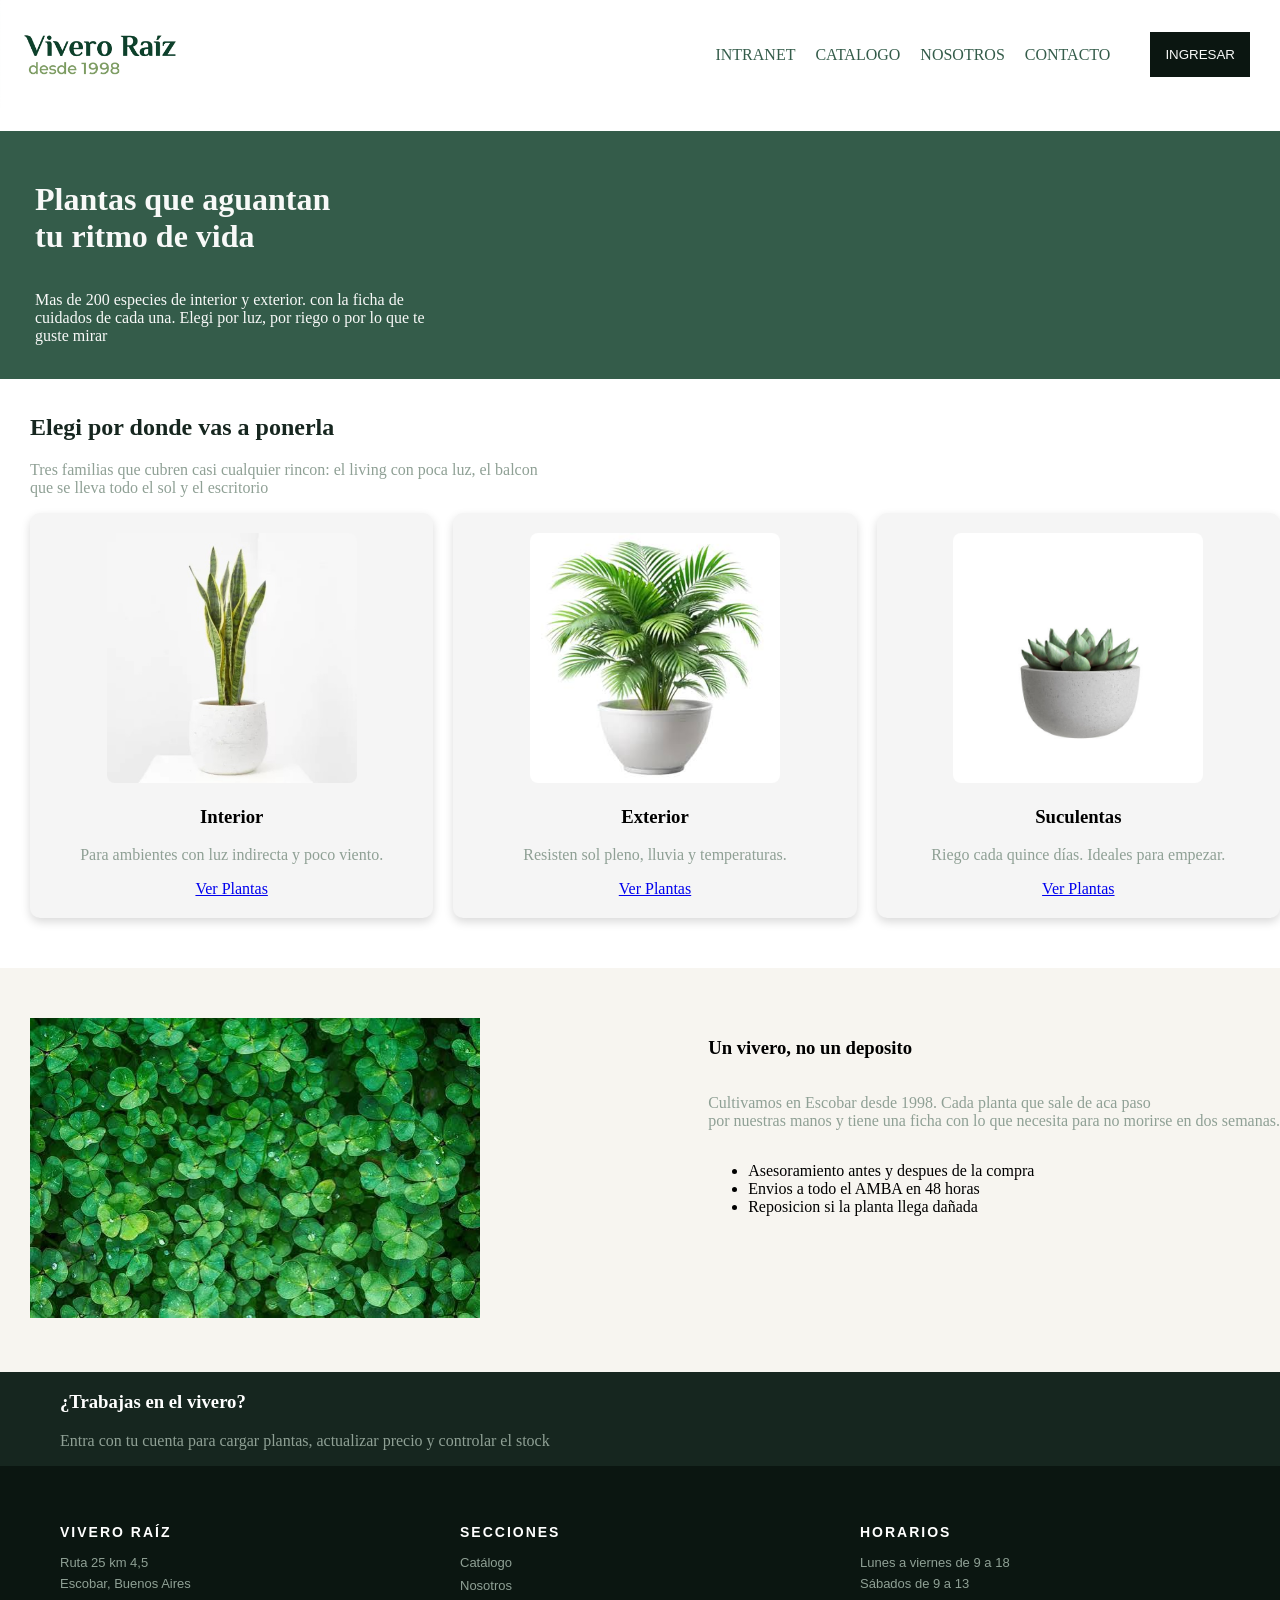
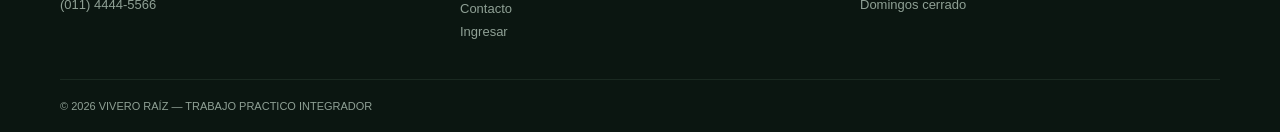
<file: index.html>
<!DOCTYPE html>
<html lang="es">

<head>
    <meta charset="UTF-8">
    <meta name="viewport" content="width=device-width, initial-scale=1.0">

    <title>Vivero Raíz</title>

    <link rel="stylesheet" href="index.css">

    <script src="sesion.js" defer></script>
    <script src="validaciones.js" defer></script>
    <script src="index.js" defer></script>
</head>

<body>

    <!-- NAVBAR -->

    <nav>
        <img src="img/Gemini_Generated_Image_n17u9tn17u9tn17u.jpg" alt="Logo">

        <div class="link">
            <a href="intranet.html">INTRANET</a>
            <a href="catalogo.html">CATALOGO</a>
            <a href="nosotros.html">NOSOTROS</a>
            <a href="contacto.html">CONTACTO</a>

            <span class="saludo-usuario"></span>

            <a href="#" class="btn-cerrar-sesion" hidden>CERRAR SESION</a>

            <a href="login.html" class="btn-ingresar">
                <button type="button">INGRESAR</button>
            </a>
        </div>
    </nav>


    <!-- PRESENTACION -->

    <header>

        <h1>Plantas que aguantan <br> tu ritmo de vida</h1>

        <p>
            Mas de 200 especies de interior y exterior. con la ficha de<br>
            cuidados de cada una. Elegi por luz, por riego o por lo que te <br>
            guste mirar
        </p>

        <br>

    </header>


    <!-- CATEGORIAS DE PLANTAS -->

    <article>

        <h2>Elegi por donde vas a ponerla</h2>

        <p>
            Tres familias que cubren casi cualquier rincon:
            el living con poca luz, el balcon <br>
            que se lleva todo el sol y el escritorio
        </p>


        <!-- CONTENEDOR DE CARTAS -->

        <div class="contenedor-cards" id="contenedor-cards"></div>

    </article>


    <!-- DIVISION FOTO Y CONOCE EL VIVERO -->

    <article class="articulo-dividido">

        <div class="columna">
            <img src="img/fondo-planta.jpg" alt="Fondo de planta">
        </div>

        <div class="columna2">

            <h3>Un vivero, no un deposito</h3>

            <p>
                Cultivamos en Escobar desde 1998. Cada planta que sale de aca paso <br>
                por nuestras manos y tiene una ficha con lo que necesita para no morirse en dos semanas.
            </p>

            <ul>
                <li>Asesoramiento antes y despues de la compra</li>
                <li>Envios a todo el AMBA en 48 horas</li>
                <li>Reposicion si la planta llega dañada</li>
            </ul>

        </div>

    </article>


    <!-- PARTE DE INTRANET -->

    <article class="intranet">

        <div class="columna-izquierda">
            <h3>¿Trabajas en el vivero?</h3>
            <p>Entra con tu cuenta para cargar plantas, actualizar precio y controlar el stock</p>
        </div>

    </article>


    <!-- FOOTER -->

    <footer class="pie-pagina">

        <div class="footer-columnas">

            <div class="columna">
                <h4>VIVERO RAÍZ</h4>
                <p>Ruta 25 km 4,5</p>
                <p>Escobar, Buenos Aires</p>
                <p>(011) 4444-5566</p>
            </div>


            <div class="columna">
                <h4>SECCIONES</h4>

                <nav class="footer-nav">
                    <a href="#catalogo">Catálogo</a>
                    <a href="#nosotros">Nosotros</a>
                    <a href="#contacto">Contacto</a>
                    <a href="#ingresar">Ingresar</a>
                </nav>
            </div>


            <div class="columna">
                <h4>HORARIOS</h4>
                <p>Lunes a viernes de 9 a 18</p>
                <p>Sábados de 9 a 13</p>
                <p>Domingos cerrado</p>
            </div>

        </div>


        <div class="footer-barra">
            <p>&copy; 2026 VIVERO RAÍZ — TRABAJO PRACTICO INTEGRADOR</p>
        </div>

    </footer>

</body>
</html>
</file>
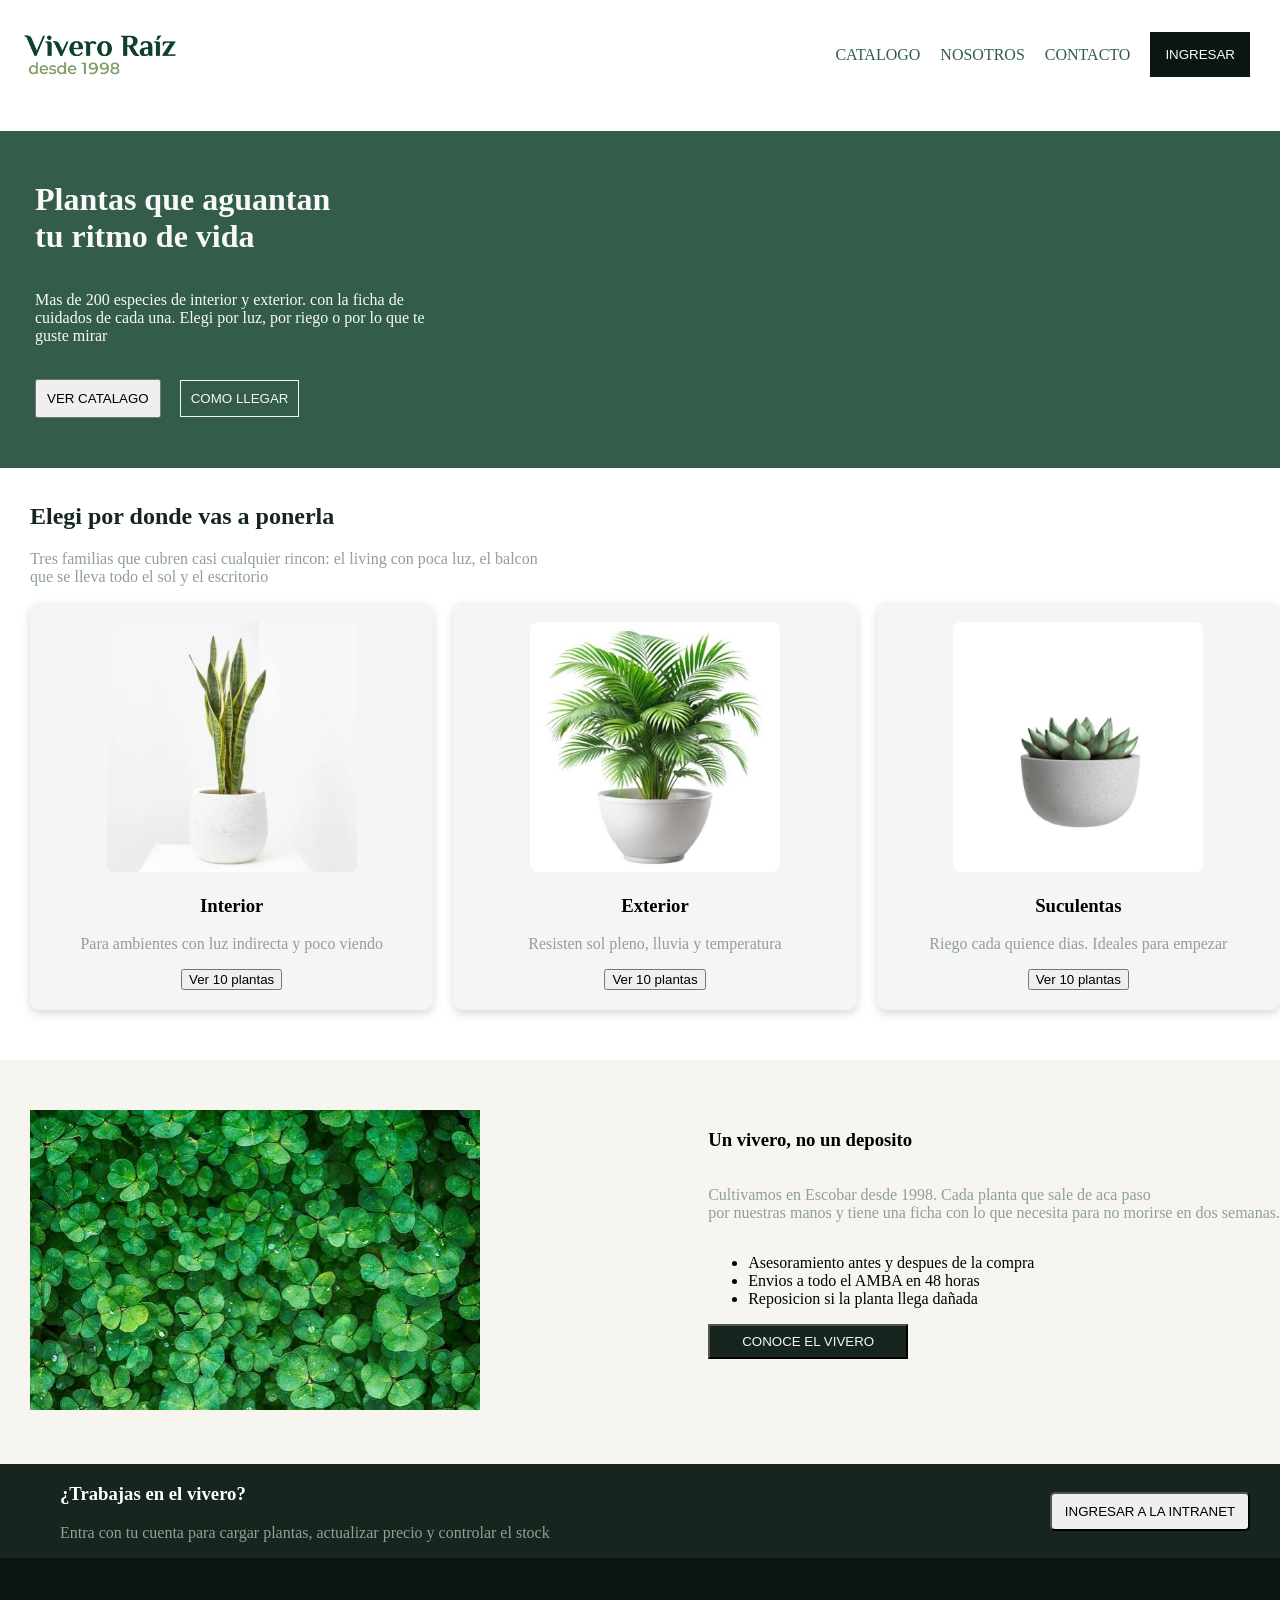
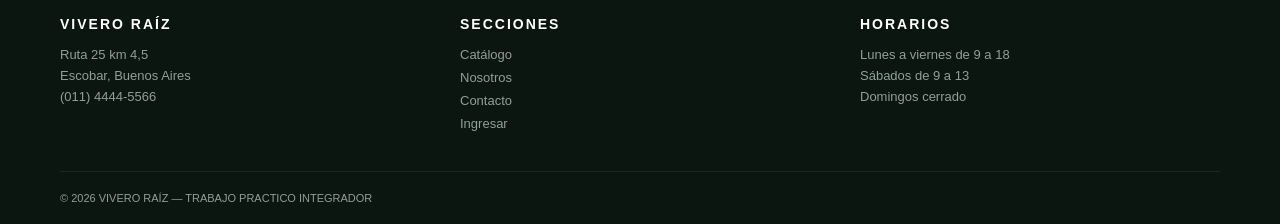
<file: Vivero-Raiz/index.html>
<!DOCTYPE html>
<html lang="en">

<head>
    <meta charset="UTF-8">
    <meta name="viewport" content="width=device-width, initial-scale=1.0">
    <title>Index</title>
    <link rel="stylesheet" href="index.css">
</head>

<body>

    <nav >
        <img src="img/Gemini_Generated_Image_n17u9tn17u9tn17u.jpg" alt="Logo">
        
        <div class="link"><a  href="catalogo.html">CATALOGO</a>
        <a  href="">NOSOTROS</a>
        <a  href="contacto.html">CONTACTO</a>
        <a  href="login.html"><button>INGRESAR</button></a></div>

    </nav>




    <header>
        <h1>Plantas que aguantan <br> tu ritmo de vida</h1>

        <p>Mas de 200 especies de interior y exterior. con la ficha de<br>
            cuidados de cada una. Elegi por luz, por riego o por lo que te <br>
             guste mirar
        </p> <br>

        <button>VER CATALAGO</button> <button class="btn-llegar">COMO LLEGAR</button>
    </header>


    <article>

        <h2>Elegi por donde vas a ponerla</h2> 
        <p>Tres familias que cubren casi cualquier rincon:
            el living con poca luz, el balcon <br>
            que se lleva todo el sol y el escritorio
        </p>



        <!-- CONTENEDOR DE CARTAS-->

        <div class="contenedor-cards">

            <div class="card">
                <img src="img/sansevieria.jpg" alt="Planta de interior">
                <h3>Interior</h3>
                <p>Para ambientes con luz indirecta y poco viendo</p>
                <button>Ver 10 plantas</button>
            </div>

            <div class="card">
                <img src="img/palmera.jpg" alt="Planta de exterior">
                <h3>Exterior</h3>
                <p>Resisten sol pleno, lluvia y temperatura</p>
                <button>Ver 10 plantas</button>
            </div>

            <div class="card">
                <img src="img/suculenta.jpg" alt="Suculentas">
                <h3>Suculentas</h3>
                <p>Riego cada quience dias. Ideales para empezar</p>
                <button>Ver 10 plantas</button>
            </div>

        </div>


    </article>





    <!-- DIVISION FOTO Y CONOCE EL VIVERO -->

    <article class="articulo-dividido">
        <div class="columna">

            <img src="img/fondo-planta.jpg" alt="Fondo de planta">
        </div>
        <div class="columna2">

            <h3>Un vivero, no un deposito</h3>
            <p>Cultivamos en Escobar desde 1998. Cada planta que sale de aca paso <br> por nuestras manos
                y tiene una ficha con lo que necesita para no morirse en dos semanas.
            </p>

            <ul>
                <li>Asesoramiento antes y despues de la compra</li>
                <li>Envios a todo el AMBA en 48 horas</li>
                <li>Reposicion si la planta llega dañada</li>
            </ul>

            <button>CONOCE EL VIVERO</button>


        </div>
    </article>




    <!-- PARTE DE INTRANET -->

   <article class="intranet">
    <div class="columna-izquierda">
        <h3>¿Trabajas en el vivero?</h3>
        <p>Entra con tu cuenta para cargar plantas, actualizar precio y controlar el stock</p>
    </div>
    
    <div class="columna-derecha">
        <button>INGRESAR A LA INTRANET</button>
    </div>
</article>




<!-- FOOTER -->

<footer class="pie-pagina">
    <!-- Contenedor de las 3 columnas principales -->
    <div class="footer-columnas">
        
        
        <div class="columna">
            <h4>VIVERO RAÍZ</h4>
            <p>Ruta 25 km 4,5</p>
            <p>Escobar, Buenos Aires</p>
            <p>(011) 4444-5566</p>
        </div>

  
        <div class="columna">
            <h4>SECCIONES</h4>
            <nav class="footer-nav">
                <a href="#catalogo">Catálogo</a>
                <a href="#nosotros">Nosotros</a>
                <a href="#contacto">Contacto</a>
                <a href="#ingresar">Ingresar</a>
            </nav>
        </div>

    
        <div class="columna">
            <h4>HORARIOS</h4>
            <p>Lunes a viernes de 9 a 18</p>
            <p>Sábados de 9 a 13</p>
            <p>Domingos cerrado</p>
        </div>

    </div>


    <div class="footer-barra">
        <p>&copy; 2026 VIVERO RAÍZ — TRABAJO PRACTICO INTEGRADOR</p>
    </div>
</footer>



</body>

</html>
</file>
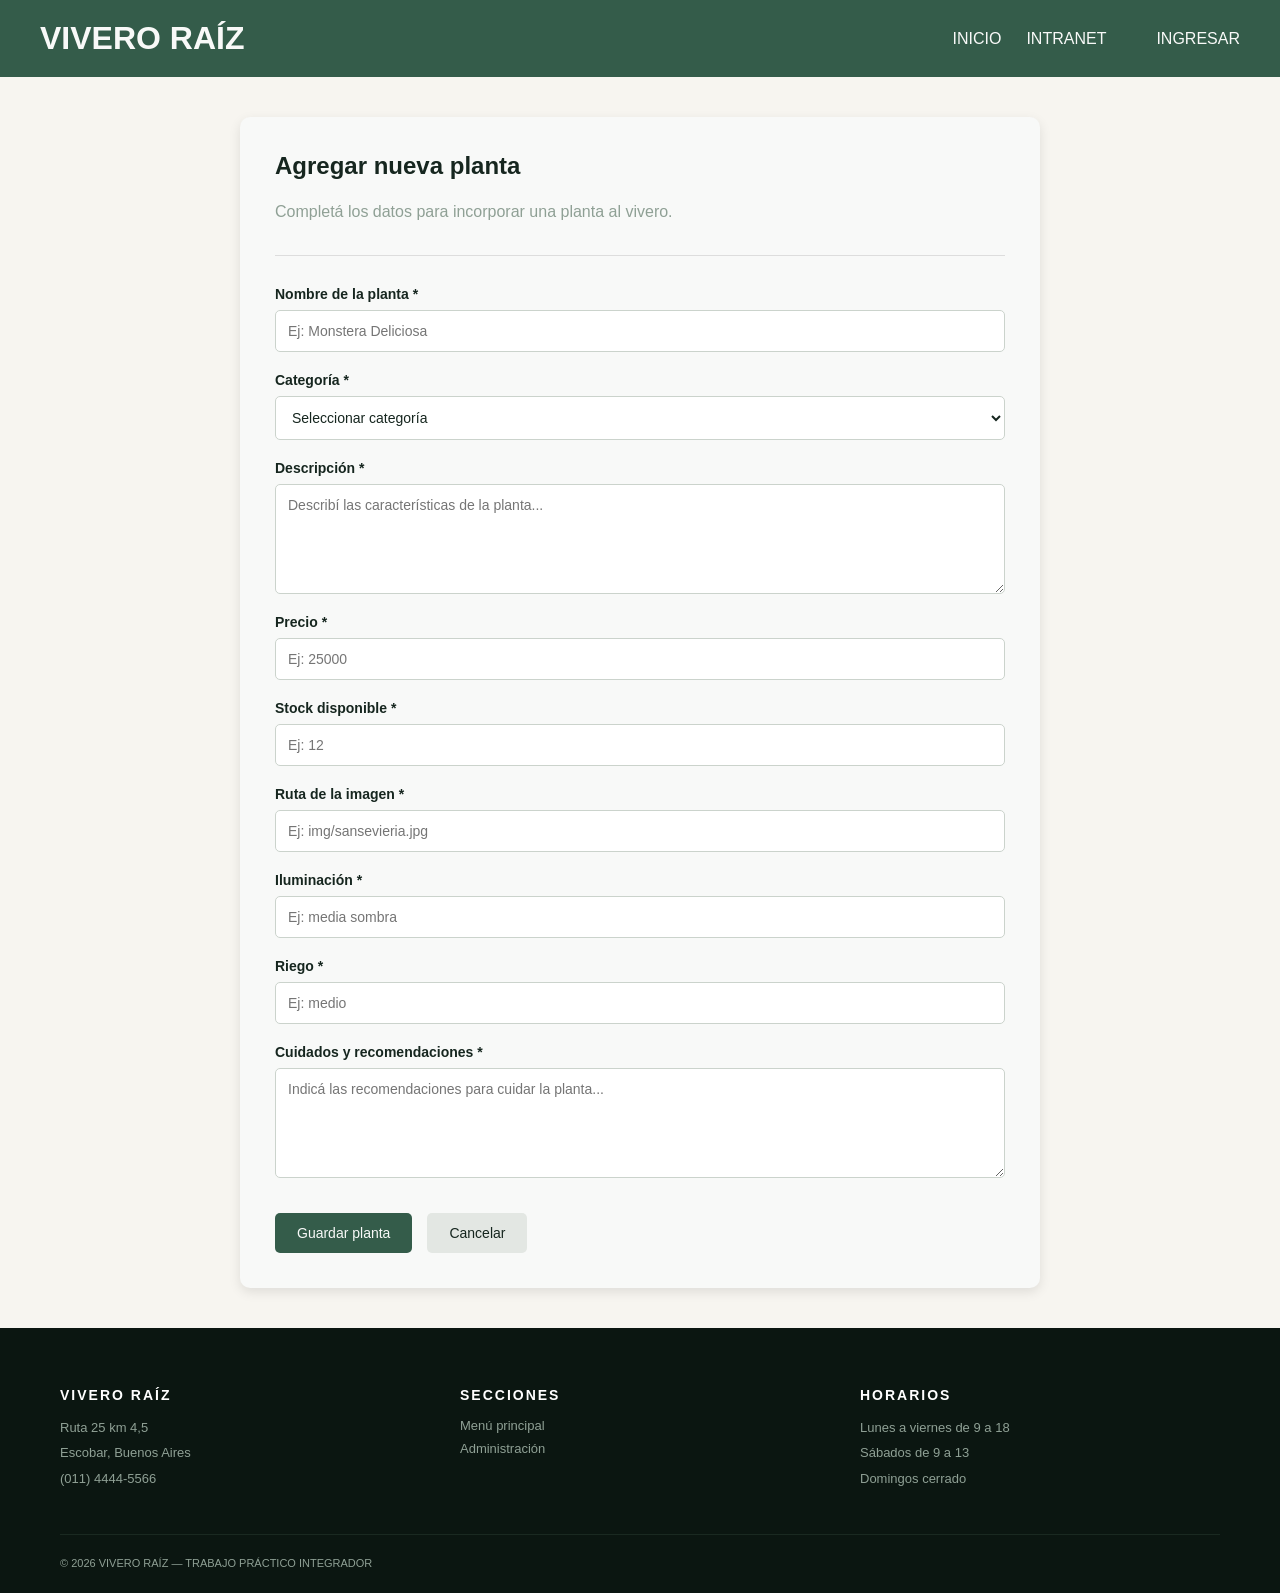
<file: agregarPlanta.html>
<!DOCTYPE html>
<html lang="es">

<head>
    <meta charset="UTF-8">
    <meta name="viewport" content="width=device-width, initial-scale=1.0">

    <title>Agregar planta | Vivero Raíz</title>

    <link rel="stylesheet" href="agregarPlanta.css">

    <script src="sesion.js" defer></script>
    <script src="apis.js" defer></script>
    <script src="agregarPlanta.js" defer></script>
</head>

<body>

    <!-- HEADER Y NAVBAR -->

    <header>
        <h1>VIVERO RAÍZ</h1>

        <nav>
            <a href="index.html">INICIO</a>
            <a href="intranet.html">INTRANET</a>

            <span class="saludo-usuario"></span>

            <a href="#" class="btn-cerrar-sesion" hidden>CERRAR SESION</a>

            <a href="login.html" class="btn-ingresar">INGRESAR</a>
        </nav>
    </header>


    <!-- FORMULARIO PARA AGREGAR PLANTAS -->

    <main class="panel">

        <section class="formulario-contenedor">

            <div class="titulo-formulario">
                <h2 id="titulo-formulario">Agregar nueva planta</h2>
                <p>Completá los datos para incorporar una planta al vivero.</p>
            </div>

            <div id="mensaje-formulario" role="status" aria-live="polite"></div>

            <form class="formulario-planta" id="formulario-planta">

                <div class="campo">
                    <label for="nombre">Nombre de la planta *</label>
                    <input
                        type="text"
                        id="nombre"
                        name="nombre"
                        placeholder="Ej: Monstera Deliciosa"
                        required>
                </div>

                <div class="campo">
                    <label for="categoria">Categoría *</label>

                    <select id="categoria" name="categoria" required>
                        <option value="">Seleccionar categoría</option>
                        <option value="interior">Interior</option>
                        <option value="exterior">Exterior</option>
                        <option value="suculenta">Suculentas</option>
                    </select>
                </div>

                <div class="campo">
                    <label for="descripcion">Descripción *</label>
                    <textarea
                        id="descripcion"
                        name="descripcion"
                        placeholder="Describí las características de la planta..."
                        required></textarea>
                </div>

                <div class="campo">
                    <label for="precio">Precio *</label>
                    <input
                        type="number"
                        id="precio"
                        name="precio"
                        placeholder="Ej: 25000"
                        min="0"
                        step="0.01"
                        required>
                </div>

                <div class="campo">
                    <label for="stock">Stock disponible *</label>
                    <input
                        type="number"
                        id="stock"
                        name="stock"
                        placeholder="Ej: 12"
                        min="0"
                        step="1"
                        required>
                </div>

                <div class="campo">
                    <label for="imagen">Ruta de la imagen *</label>
                    <input
                        type="text"
                        id="imagen"
                        name="imagen"
                        placeholder="Ej: img/sansevieria.jpg"
                        required>
                </div>

                <div class="campo">
                    <label for="luz">Iluminación *</label>
                    <input
                        type="text"
                        id="luz"
                        name="luz"
                        placeholder="Ej: media sombra"
                        required>
                </div>

                <div class="campo">
                    <label for="riego">Riego *</label>
                    <input
                        type="text"
                        id="riego"
                        name="riego"
                        placeholder="Ej: medio"
                        required>
                </div>

                <div class="campo">
                    <label for="cuidados">Cuidados y recomendaciones *</label>
                    <textarea
                        id="cuidados"
                        name="cuidados"
                        placeholder="Indicá las recomendaciones para cuidar la planta..."
                        required></textarea>
                </div>

                <div class="botones-formulario">

                    <button type="submit" class="btn-guardar" id="btn-guardar">
                        Guardar planta
                    </button>

                    <a href="intranet.html" class="btn-cancelar">
                        Cancelar
                    </a>

                </div>

            </form>

        </section>

    </main>


    <!-- FOOTER -->

    <footer class="pie-pagina">

        <div class="footer-columnas">

            <div class="columna">
                <h4>VIVERO RAÍZ</h4>
                <p>Ruta 25 km 4,5</p>
                <p>Escobar, Buenos Aires</p>
                <p>(011) 4444-5566</p>
            </div>

            <div class="columna">
                <h4>SECCIONES</h4>

                <nav class="footer-nav">
                    <a href="index.html">Menú principal</a>
                    <a href="intranet.html">Administración</a>
                </nav>
            </div>

            <div class="columna">
                <h4>HORARIOS</h4>
                <p>Lunes a viernes de 9 a 18</p>
                <p>Sábados de 9 a 13</p>
                <p>Domingos cerrado</p>
            </div>

        </div>

        <div class="footer-barra">
            <p>&copy; 2026 VIVERO RAÍZ — TRABAJO PRÁCTICO INTEGRADOR</p>
        </div>

    </footer>

</body>

</html>
</file>
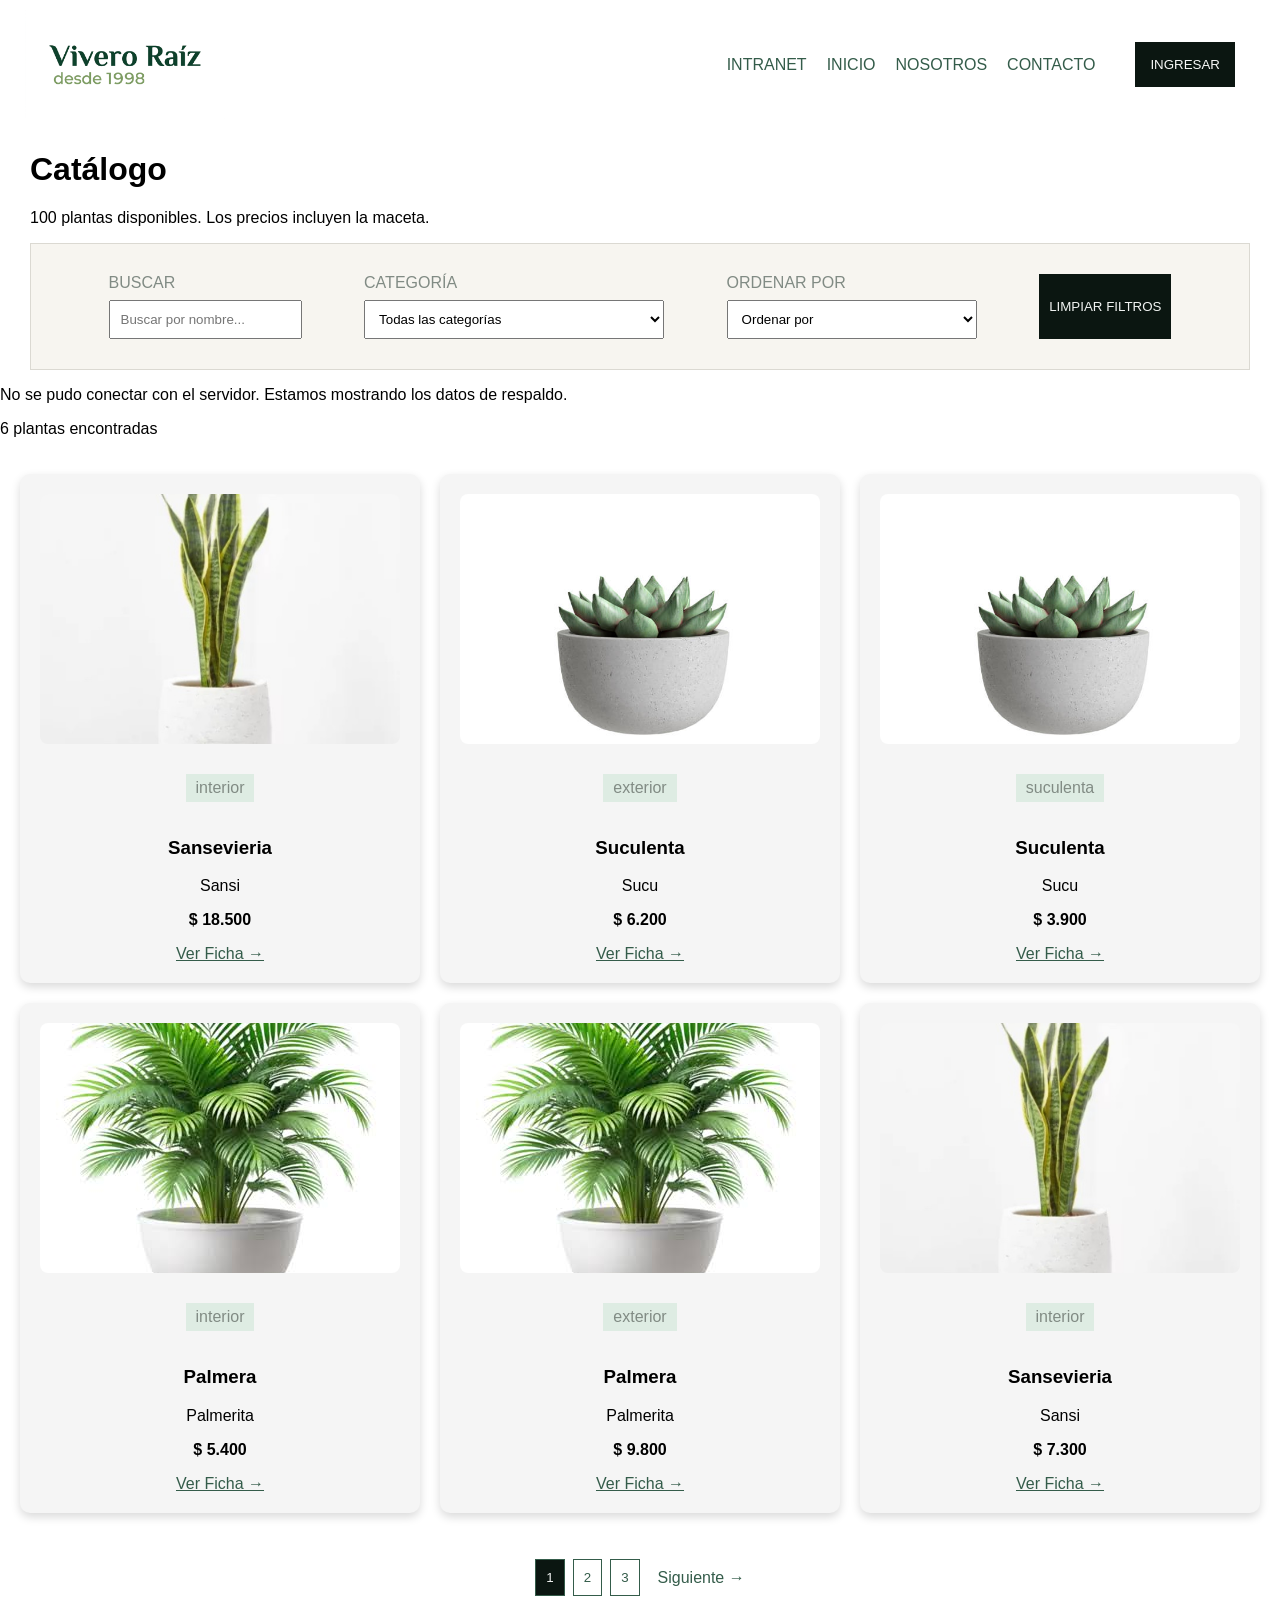
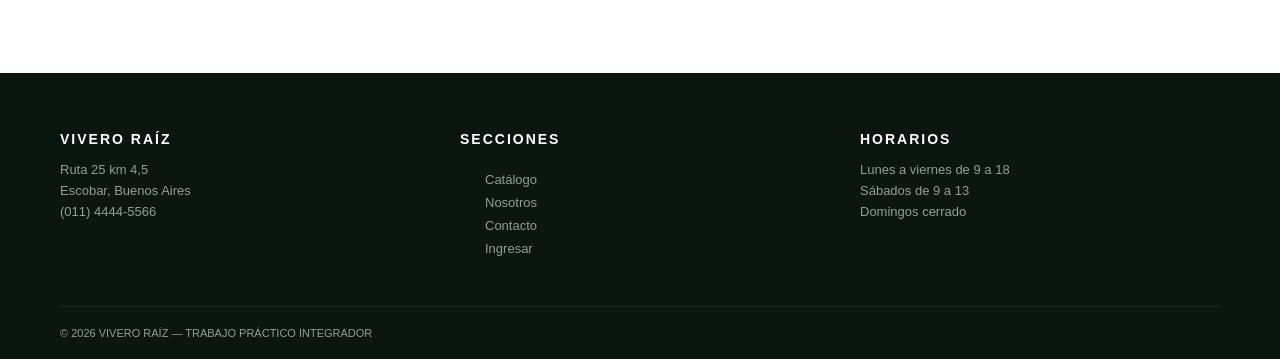
<file: catalogo.html>
<!DOCTYPE html>
<html lang="es">

<head>
    <meta charset="UTF-8">
    <meta name="viewport" content="width=device-width, initial-scale=1.0">

    <title>Catálogo | Vivero Raíz</title>

    <link rel="stylesheet" href="catalogo.css">

    <script src="sesion.js" defer></script>
    <script src="datos.js" defer></script>
    <script src="apis.js" defer></script>
    <script src="catalogo.js" defer></script>
</head>

<body>

    <!-- NAVBAR -->

    <nav>
        <img src="img/Gemini_Generated_Image_n17u9tn17u9tn17u.jpg" alt="Logo">

        <div class="link">
            <a href="intranet.html">INTRANET</a>
            <a href="index.html">INICIO</a>
            <a href="nosotros.html">NOSOTROS</a>
            <a href="contacto.html">CONTACTO</a>

            <span class="saludo-usuario"></span>

            <a href="#" class="btn-cerrar-sesion" hidden>CERRAR SESION</a>

            <a href="login.html" class="btn-ingresar">
                <button type="button">INGRESAR</button>
            </a>
        </div>
    </nav>


    <!-- HEADER Y BUSCADOR -->

    <header>

        <div class="h1-p">
            <h1>Catálogo</h1>
            <p>100 plantas disponibles. Los precios incluyen la maceta.</p>
        </div>

        <article class="buscador">

            <div>
                <label for="buscar-planta">BUSCAR</label>
                <input
                    type="text"
                    id="buscar-planta"
                    placeholder="Buscar por nombre..."
                >
            </div>

            <div class="categoria">
                <label for="filtro-categoria">CATEGORÍA</label>

                <select id="filtro-categoria">
                    <option value="todas">Todas las categorías</option>
                    <option value="interior">Plantas de interior</option>
                    <option value="exterior">Plantas de exterior</option>
                    <option value="suculenta">Suculentas</option>
                </select>
            </div>

            <div class="ordenar">
                <label for="ordenar-plantas">ORDENAR POR</label>

                <select id="ordenar-plantas">
                    <option value="original">Ordenar por</option>
                    <option value="nombre-asc">Nombre (A-Z)</option>
                    <option value="nombre-desc">Nombre (Z-A)</option>
                    <option value="precio-asc">Precio (menor a mayor)</option>
                    <option value="precio-desc">Precio (mayor a menor)</option>
                </select>
            </div>

            <button type="button" id="btn-limpiar" class="btn">
                LIMPIAR FILTROS
            </button>

        </article>


        <!-- MENSAJE DE ESTADO -->

        <p id="mensaje-estado" role="status" aria-live="polite"></p>


        <!-- CONTADOR DE RESULTADOS -->

        <p id="contador-resultados"></p>


        <!-- CONTENEDOR DE TARJETAS -->

        <article>

            <div class="contenedor-cards" id="contenedor-cards">
            </div>

            <!-- MENSAJE SIN RESULTADOS -->

            <p id="sin-resultados" hidden>
                No se encontraron plantas con esos filtros.
            </p>

            <!-- PAGINACION VISUAL -->

            <div class="paginas">
                <button type="button" class="btn1">1</button>
                <button type="button">2</button>
                <button type="button">3</button>
                <p>Siguiente →</p>
            </div>

        </article>

    </header>


    <!-- FOOTER -->

    <footer class="pie-pagina">

        <div class="footer-columnas">

            <div class="columna">
                <h4>VIVERO RAÍZ</h4>
                <p>Ruta 25 km 4,5</p>
                <p>Escobar, Buenos Aires</p>
                <p>(011) 4444-5566</p>
            </div>

            <div class="columna">
                <h4>SECCIONES</h4>

                <nav class="footer-nav">
                    <a href="catalogo.html">Catálogo</a>
                    <a href="nosotros.html">Nosotros</a>
                    <a href="contacto.html">Contacto</a>
                    <a href="login.html">Ingresar</a>
                </nav>
            </div>

            <div class="columna">
                <h4>HORARIOS</h4>
                <p>Lunes a viernes de 9 a 18</p>
                <p>Sábados de 9 a 13</p>
                <p>Domingos cerrado</p>
            </div>

        </div>

        <div class="footer-barra">
            <p>&copy; 2026 VIVERO RAÍZ — TRABAJO PRÁCTICO INTEGRADOR</p>
        </div>

    </footer>

</body>
</html>
</file>
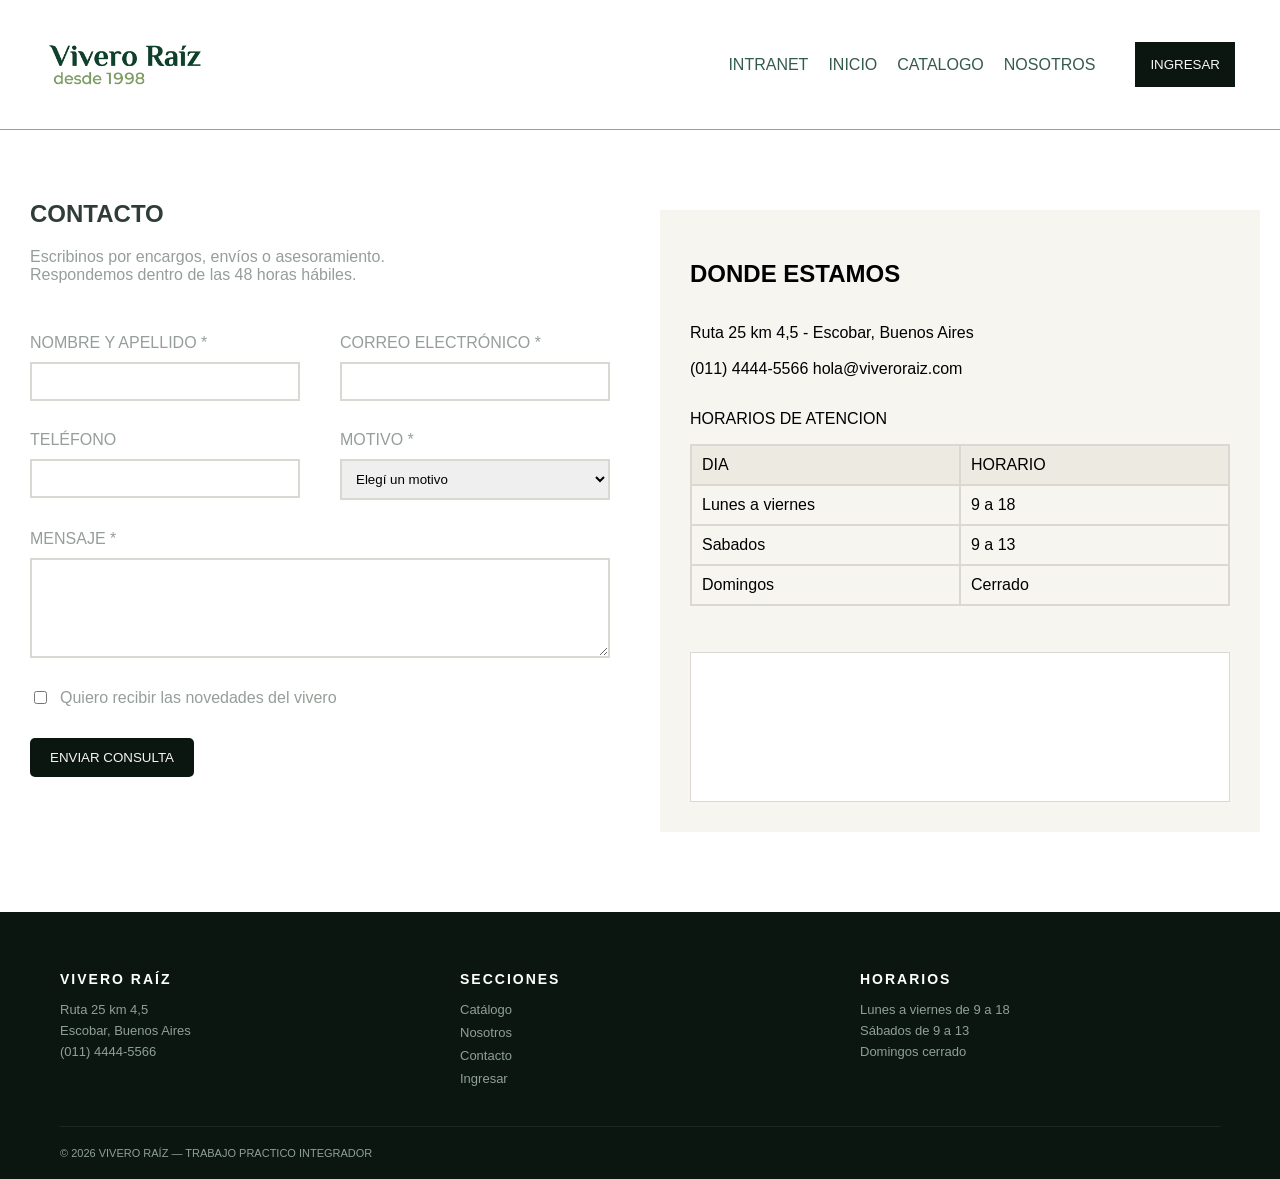
<file: contacto.html>
<!DOCTYPE html>
<html lang="es">

<head>
    <meta charset="UTF-8">
    <meta name="viewport" content="width=device-width, initial-scale=1.0">

    <title>Contacto | Vivero Raíz</title>

    <link rel="stylesheet" href="contacto.css">

    <script src="sesion.js" defer></script>
    <script src="validaciones.js" defer></script>
</head>

<body>

    <!-- NAVBAR -->

    <nav>
        <img src="img/Gemini_Generated_Image_n17u9tn17u9tn17u.jpg" alt="Logo">

        <div class="link">
            <a href="intranet.html">INTRANET</a>
            <a href="index.html">INICIO</a>
            <a href="catalogo.html">CATALOGO</a>
            <a href="nosotros.html">NOSOTROS</a>

            <span class="saludo-usuario"></span>

            <a href="#" class="btn-cerrar-sesion" hidden>CERRAR SESION</a>

            <a href="login.html" class="btn-ingresar">
                <button type="button">INGRESAR</button>
            </a>
        </div>
    </nav>


    <!-- CONTENIDO PRINCIPAL -->

    <main>

        <article class="lado-izq">

            <h1>CONTACTO</h1>

            <p>
                Escribinos por encargos, envíos o asesoramiento. <br>
                Respondemos dentro de las 48 horas hábiles.
            </p>

            <form id="form-contacto" novalidate>

                <!-- MENSAJES PARA JAVASCRIPT -->

                <div id="mensaje-error" class="mensaje error" hidden></div>
                <div id="mensaje-exito" class="mensaje exito" hidden></div>


                <!-- NOMBRE Y CORREO -->

                <div class="nombre-correo">

                    <div>
                        <label for="nombre">NOMBRE Y APELLIDO *</label>
                        <input type="text" id="nombre" name="nombre">
                    </div>

                    <br>

                    <div>
                        <label for="correo">CORREO ELECTRÓNICO *</label>
                        <input type="email" id="correo" name="correo">
                    </div>

                </div>


                <!-- TELEFONO Y MOTIVO -->

                <div class="tel-motivo">

                    <div>
                        <label for="telefono">TELÉFONO</label>
                        <input type="text" id="telefono" name="telefono">
                    </div>

                    <br>

                    <div class="categoria">
                        <label for="motivo">MOTIVO *</label>

                        <select id="motivo" name="motivo">
                            <option value="">Elegí un motivo</option>
                            <option value="consulta">Consulta</option>
                            <option value="reclamo">Reclamo</option>
                            <option value="pedido">Pedido</option>
                        </select>
                    </div>

                </div>


                <!-- MENSAJE -->

                <div class="msj">
                    <label for="mensaje">MENSAJE *</label>
                    <textarea id="mensaje" name="mensaje"></textarea>
                </div>


                <!-- CHECKBOX -->

                <div class="check">
                    <input type="checkbox" id="novedades" name="novedades">
                    <p>Quiero recibir las novedades del vivero</p>
                </div>

                <button type="submit">ENVIAR CONSULTA</button>

            </form>

        </article>


        <!-- INFORMACION DEL VIVERO -->

        <aside class="lado-derecho">

            <h2>DONDE ESTAMOS</h2>

            <p>
                Ruta 25 km 4,5 - Escobar, Buenos Aires <br><br>
                (011) 4444-5566 hola@viveroraiz.com
            </p>

            <p>HORARIOS DE ATENCION</p>

            <div class="dia-hs">

                <div class="div2">DIA</div>
                <div class="div2">HORARIO</div>

                <div class="diiv">Lunes a viernes</div>
                <div class="diiv">9 a 18</div>

                <div class="diiv">Sabados</div>
                <div class="diiv">9 a 13</div>

                <div class="diiv">Domingos</div>
                <div class="diiv">Cerrado</div>

            </div>

            <br><br>

            <textarea name="" id=""></textarea>

        </aside>

    </main>


    <!-- FOOTER -->

    <footer class="pie-pagina">

        <div class="footer-columnas">

            <div class="columna">
                <h4>VIVERO RAÍZ</h4>
                <p>Ruta 25 km 4,5</p>
                <p>Escobar, Buenos Aires</p>
                <p>(011) 4444-5566</p>
            </div>


            <div class="columna">
                <h4>SECCIONES</h4>

                <div class="footer-nav">
                    <a href="#catalogo">Catálogo</a>
                    <a href="#nosotros">Nosotros</a>
                    <a href="#contacto">Contacto</a>
                    <a href="#ingresar">Ingresar</a>
                </div>
            </div>


            <div class="columna">
                <h4>HORARIOS</h4>
                <p>Lunes a viernes de 9 a 18</p>
                <p>Sábados de 9 a 13</p>
                <p>Domingos cerrado</p>
            </div>

        </div>


        <div class="footer-barra">
            <p>&copy; 2026 VIVERO RAÍZ — TRABAJO PRACTICO INTEGRADOR</p>
        </div>

    </footer>

</body>
</html>
</file>
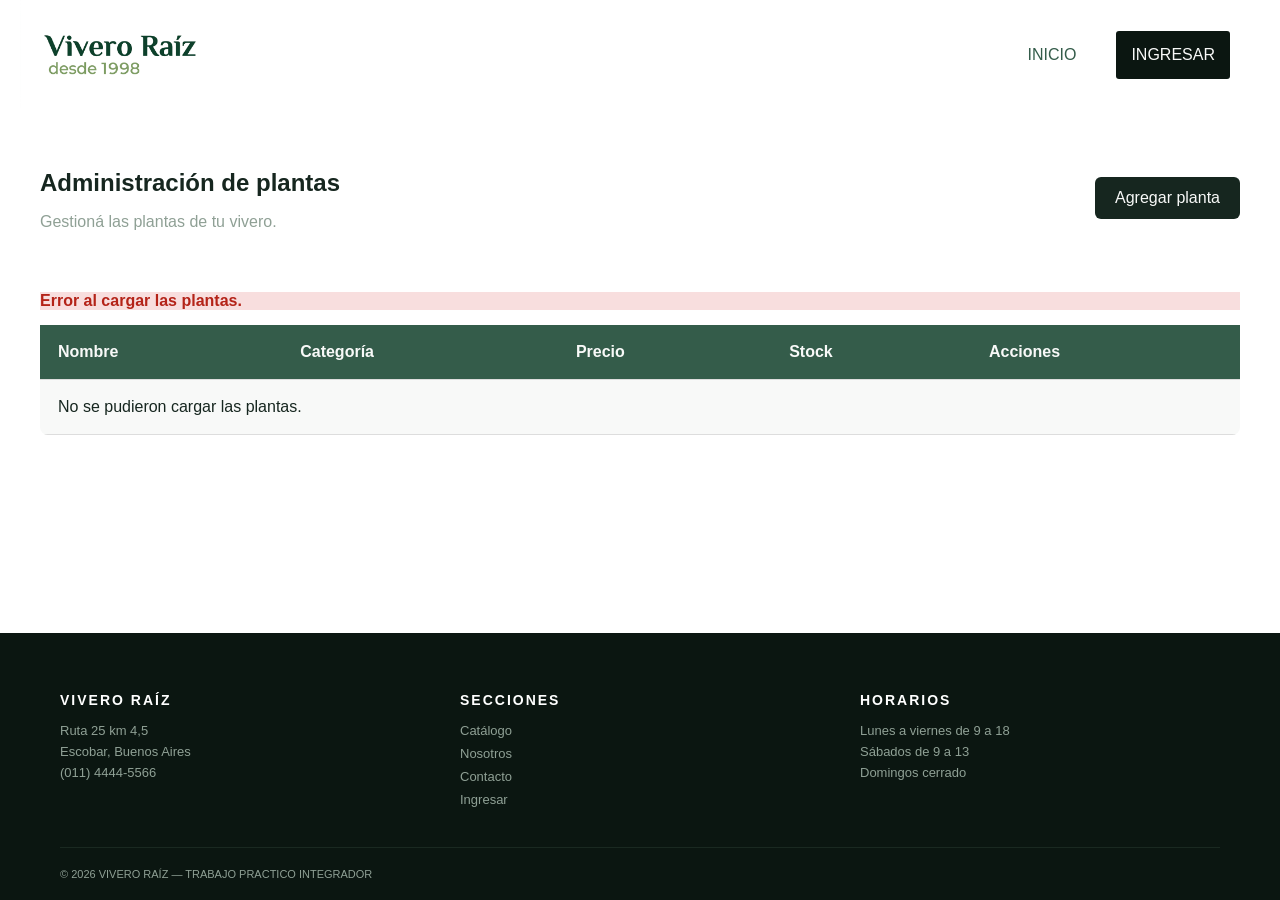
<file: intranet.html>
<!DOCTYPE html>
<html lang="es">

<head>
    <meta charset="UTF-8">
    <meta name="viewport" content="width=device-width, initial-scale=1.0">

    <title>Intranet | Vivero Raíz</title>

    <link rel="stylesheet" href="intranet.css">

    <script src="sesion.js" defer></script>
    <script src="apis.js" defer></script>
    <script src="intranet.js" defer></script>
</head>

<body>

    <!-- NAVBAR -->

    <header class="barra-superior">

        <nav>
            <img src="img/Gemini_Generated_Image_n17u9tn17u9tn17u.jpg" alt="Logo Vivero Raíz">

            <div class="link">

                <a href="index.html">INICIO</a>

                <span class="saludo-usuario"></span>

                <a href="#" class="btn-cerrar-sesion" hidden>CERRAR SESION</a>

                <a href="login.html" class="btn-ingresar" hidden>
                    INGRESAR
                </a>

            </div>
        </nav>

    </header>


    <!-- PANEL -->

    <main class="panel">

        <section class="encabezado-panel">

            <div>
                <h2>Administración de plantas</h2>
                <p>Gestioná las plantas de tu vivero.</p>
            </div>

            <a href="agregarPlanta.html" class="btn-agregar">
                Agregar planta
            </a>

        </section>


        <!-- TABLA DE PLANTAS -->

        <section class="tabla-contenedor">

            <p id="mensaje-intranet" role="status" aria-live="polite"></p>

            <table>

                <thead>
                    <tr>
                        <th>Nombre</th>
                        <th>Categoría</th>
                        <th>Precio</th>
                        <th>Stock</th>
                        <th>Acciones</th>
                    </tr>
                </thead>

                <tbody id="tabla-plantas">
                </tbody>

            </table>

        </section>

    </main>


    <!-- FOOTER -->

    <footer class="pie-pagina">

        <div class="footer-columnas">

            <div class="columna">
                <h4>VIVERO RAÍZ</h4>
                <p>Ruta 25 km 4,5</p>
                <p>Escobar, Buenos Aires</p>
                <p>(011) 4444-5566</p>
            </div>


            <div class="columna">
                <h4>SECCIONES</h4>

                <nav class="footer-nav">
                    <a href="catalogo.html">Catálogo</a>
                    <a href="nosotros.html">Nosotros</a>
                    <a href="contacto.html">Contacto</a>
                    <a href="login.html">Ingresar</a>
                </nav>
            </div>


            <div class="columna">
                <h4>HORARIOS</h4>
                <p>Lunes a viernes de 9 a 18</p>
                <p>Sábados de 9 a 13</p>
                <p>Domingos cerrado</p>
            </div>

        </div>


        <div class="footer-barra">
            <p>&copy; 2026 VIVERO RAÍZ — TRABAJO PRACTICO INTEGRADOR</p>
        </div>

    </footer>

</body>
</html>
</file>
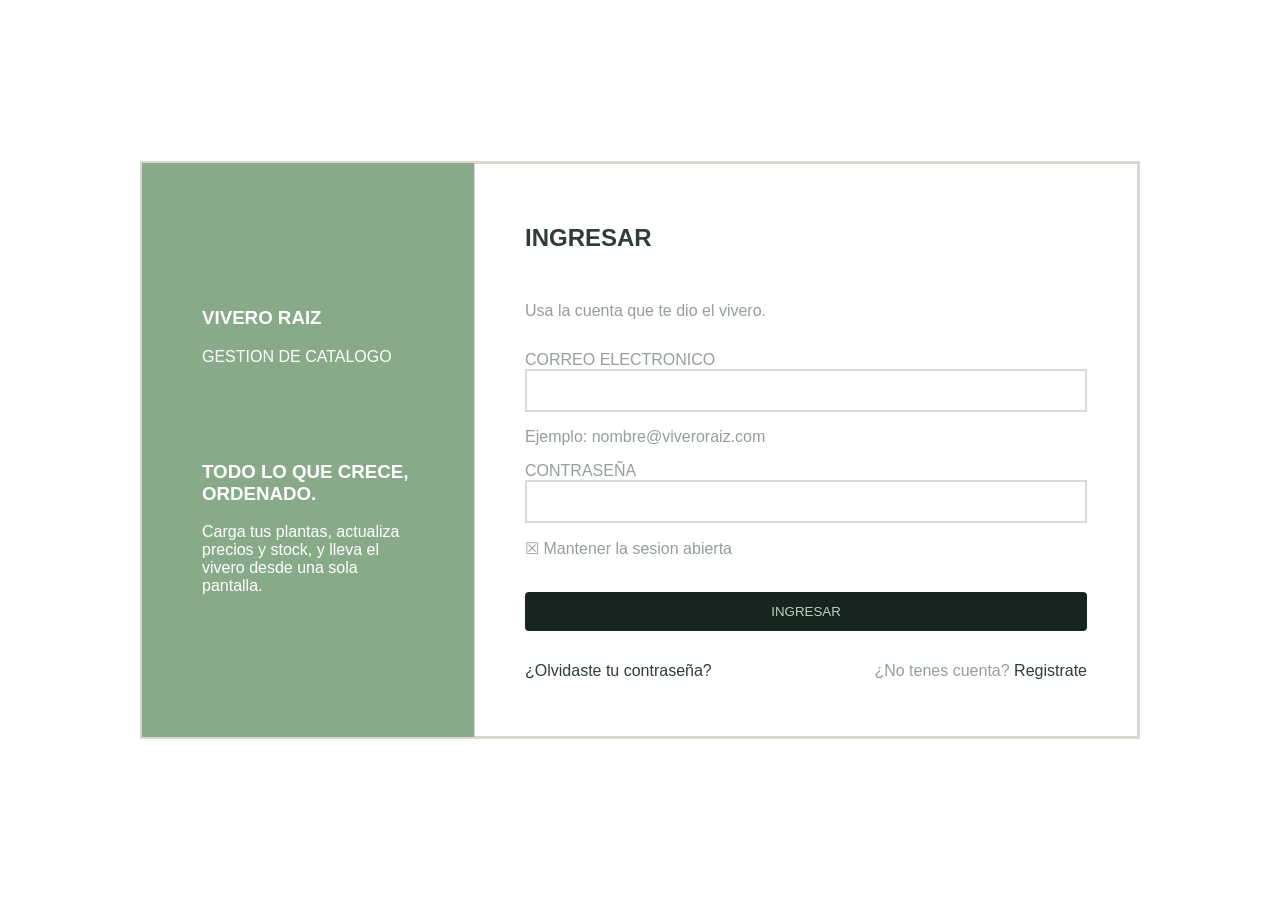
<file: login.html>
<!DOCTYPE html>
<html lang="es">

<head>
    <meta charset="UTF-8">
    <meta name="viewport" content="width=device-width, initial-scale=1.0">

    <link rel="stylesheet" href="login.css">


    <script src="sesion.js" defer></script>
    <script src="login.js" defer></script>

    <title>Login | Vivero Raíz</title>
</head>

<body>

    <section>
        <article class="contenedor">

            <div class="izq">

                <div class="titulo-p">
                    <h1>VIVERO RAIZ</h1>
                    <p>GESTION DE CATALOGO</p>
                </div>

                <div class="h3-p">
                    <h3>TODO LO QUE CRECE,<br> ORDENADO.</h3>

                    <p>
                        Carga tus plantas, actualiza precios y stock,
                        y lleva el vivero desde una sola pantalla.
                    </p>
                </div>

            </div>

            <div class="der">

                <div class="der-contenedor">

                    <h2>INGRESAR</h2>
                    <p>Usa la cuenta que te dio el vivero.</p>

                    <form id="form-login">

                        <div id="error-login" class="error" hidden></div>
                        <div id="exito-login" class="exito" hidden></div>

                        <label for="correo-login">CORREO ELECTRONICO</label><br>
                        <input type="email" id="correo-login">

                        <p>Ejemplo: nombre@viveroraiz.com</p>

                        <label for="contrasena-login">CONTRASEÑA</label><br>
                        <input type="password" id="contrasena-login">

                        <p>&#9746 Mantener la sesion abierta</p><br>

                        <button type="submit">INGRESAR</button>

                    </form>

                  

                    <div class="dividir">

                        <p>
                            <a href="recuperar.html">¿Olvidaste tu contraseña?</a>
                        </p>

                        <p>
                            ¿No tenes cuenta?
                            <a href="registro.html">Registrate</a>
                        </p>

                    </div>

                </div>

            </div>

        </article>
    </section>

</body>

</html>
</file>
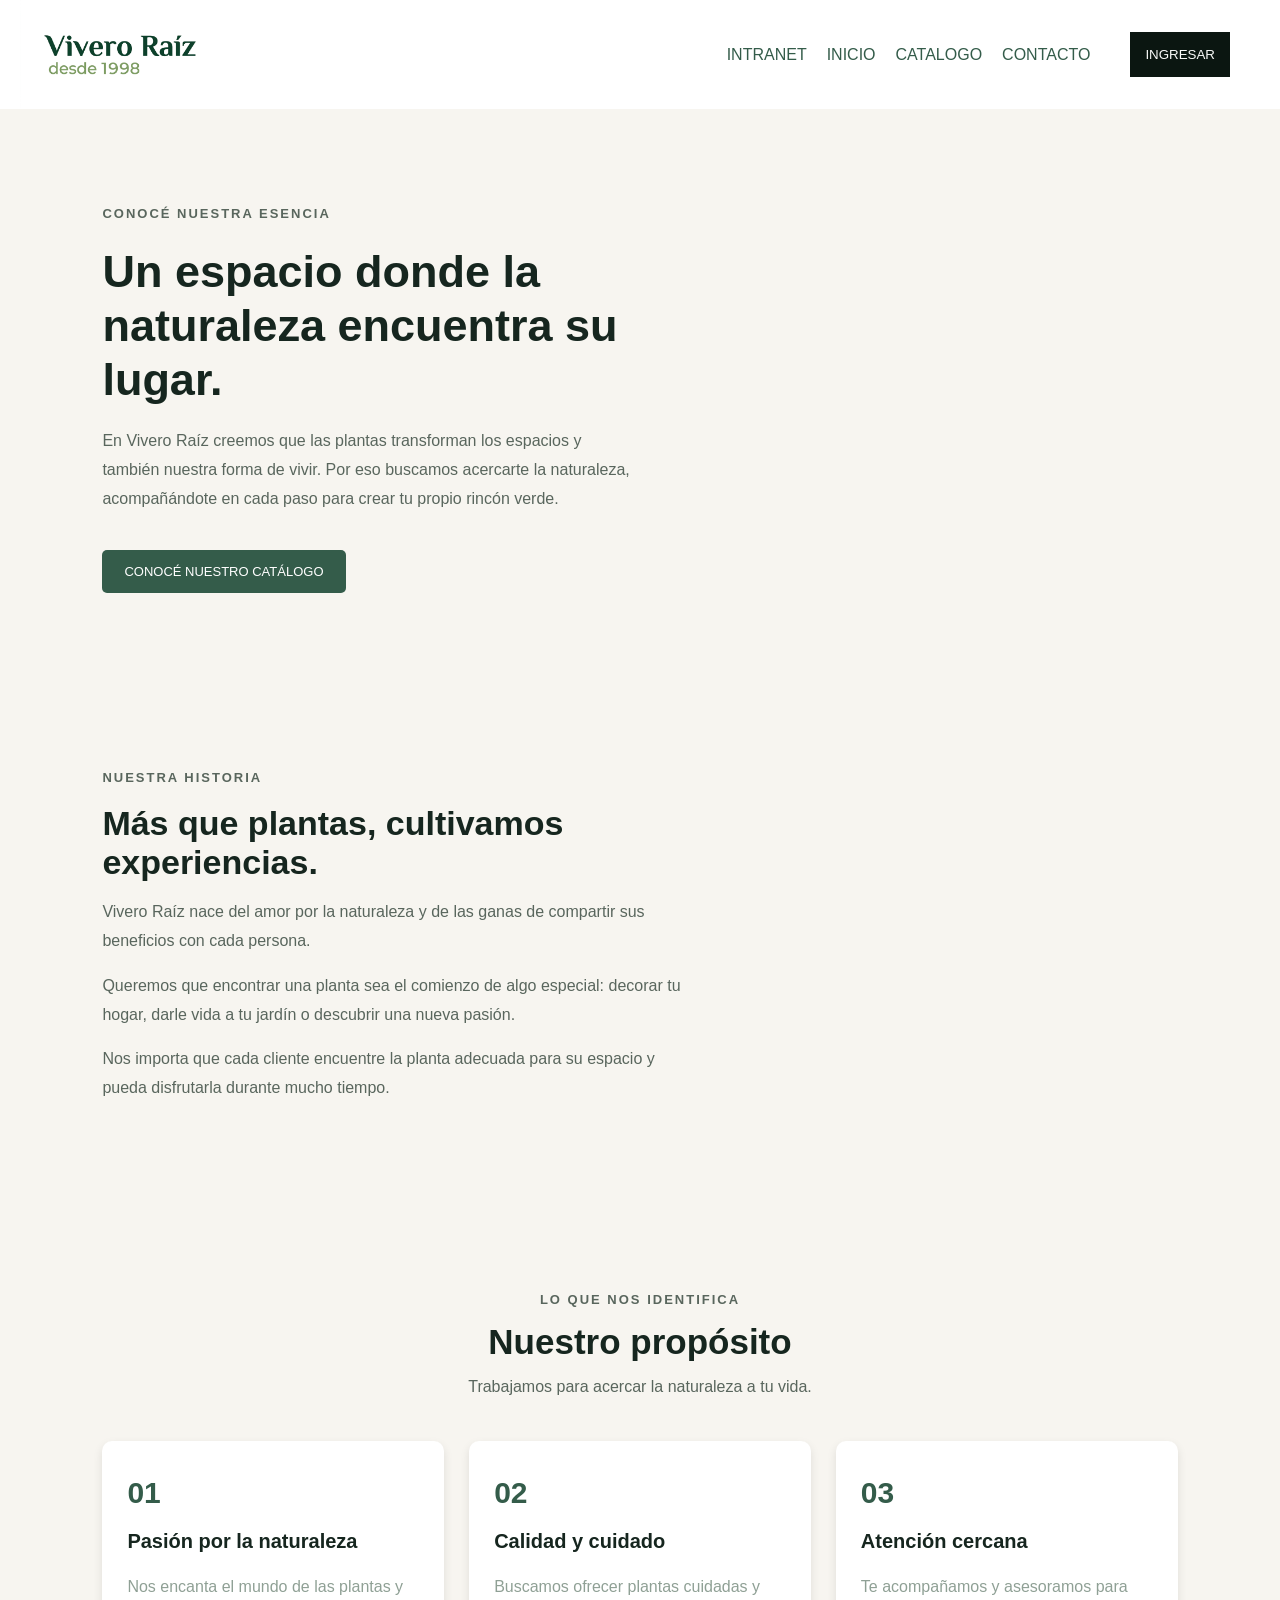
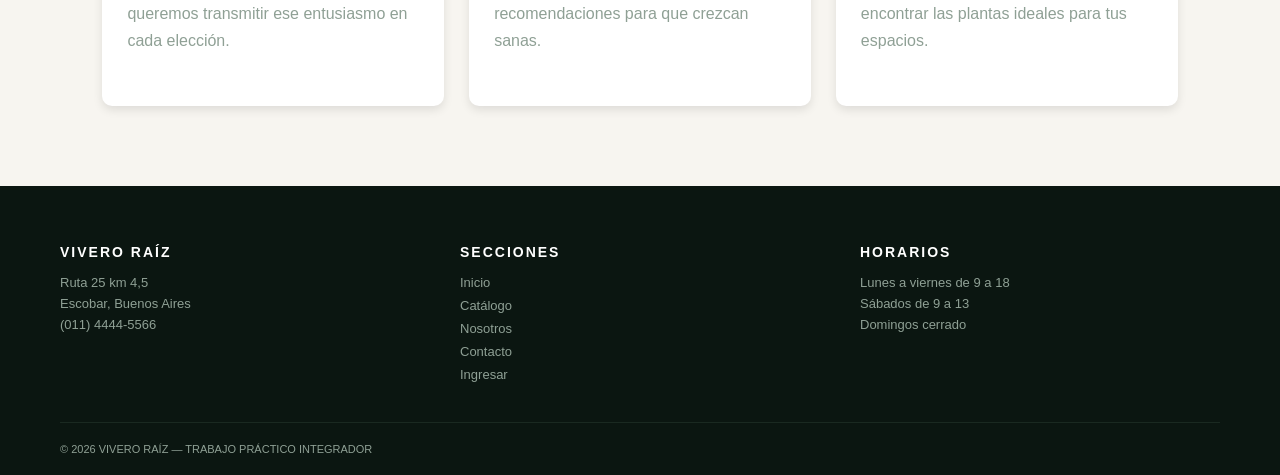
<file: nosotros.html>
<!DOCTYPE html>
<html lang="es">

<head>
    <meta charset="UTF-8">
    <meta name="viewport" content="width=device-width, initial-scale=1.0">

    <title>Nosotros | Vivero Raíz</title>

    <link rel="stylesheet" href="nosotros.css">

    <script src="sesion.js" defer></script>
</head>

<body>

    <!-- NAVBAR -->

    <header class="barra-superior">

        <nav>

            <img src="img/Gemini_Generated_Image_n17u9tn17u9tn17u.jpg" alt="Logo">

            <div class="link" id="menu">

                <a href="intranet.html">INTRANET</a>
                <a href="index.html">INICIO</a>
                <a href="catalogo.html">CATALOGO</a>
                <a href="contacto.html">CONTACTO</a>

                <span class="saludo-usuario"></span>

                <a href="#" class="btn-cerrar-sesion" hidden>CERRAR SESION</a>

                <a href="login.html" class="btn-ingresar">
                    <button type="button">INGRESAR</button>
                </a>

            </div>

        </nav>

    </header>


    <!-- CONTENIDO PRINCIPAL -->

    <main>

        <!-- PRESENTACION -->

        <section class="presentacion">

            <div class="presentacion-texto">

                <p class="subtitulo">CONOCÉ NUESTRA ESENCIA</p>

                <h1>Un espacio donde la naturaleza encuentra su lugar.</h1>

                <p>
                    En Vivero Raíz creemos que las plantas transforman
                    los espacios y también nuestra forma de vivir.
                    Por eso buscamos acercarte la naturaleza,
                    acompañándote en cada paso para crear tu propio
                    rincón verde.
                </p>

                <a href="catalogo.html" class="btn-principal">
                    CONOCÉ NUESTRO CATÁLOGO
                </a>

            </div>

        </section>


        <!-- NUESTRA HISTORIA -->

        <section class="historia">

            <div class="historia-texto">

                <p class="subtitulo">NUESTRA HISTORIA</p>

                <h2>Más que plantas, cultivamos experiencias.</h2>

                <p>
                    Vivero Raíz nace del amor por la naturaleza y
                    de las ganas de compartir sus beneficios con
                    cada persona.
                </p>

                <p>
                    Queremos que encontrar una planta sea el comienzo
                    de algo especial: decorar tu hogar, darle vida
                    a tu jardín o descubrir una nueva pasión.
                </p>

                <p>
                    Nos importa que cada cliente encuentre la planta
                    adecuada para su espacio y pueda disfrutarla
                    durante mucho tiempo.
                </p>

            </div>

        </section>


        <!-- NUESTRO PROPOSITO -->

        <section class="proposito">

            <div class="titulo-seccion">

                <p class="subtitulo">LO QUE NOS IDENTIFICA</p>

                <h2>Nuestro propósito</h2>

                <p>
                    Trabajamos para acercar la naturaleza a tu vida.
                </p>

            </div>


            <div class="contenedor-valores">

                <article class="valor">

                    <span>01</span>

                    <h3>Pasión por la naturaleza</h3>

                    <p>
                        Nos encanta el mundo de las plantas y queremos
                        transmitir ese entusiasmo en cada elección.
                    </p>

                </article>


                <article class="valor">

                    <span>02</span>

                    <h3>Calidad y cuidado</h3>

                    <p>
                        Buscamos ofrecer plantas cuidadas y
                        recomendaciones para que crezcan sanas.
                    </p>

                </article>


                <article class="valor">

                    <span>03</span>

                    <h3>Atención cercana</h3>

                    <p>
                        Te acompañamos y asesoramos para encontrar
                        las plantas ideales para tus espacios.
                    </p>

                </article>

            </div>

        </section>

    </main>


    <!-- FOOTER -->

    <footer class="pie-pagina">

        <div class="footer-columnas">

            <div class="columna">

                <h4>VIVERO RAÍZ</h4>

                <p>Ruta 25 km 4,5</p>
                <p>Escobar, Buenos Aires</p>
                <p>(011) 4444-5566</p>

            </div>


            <div class="columna">

                <h4>SECCIONES</h4>

                <nav class="footer-nav">

                    <a href="index.html">Inicio</a>
                    <a href="catalogo.html">Catálogo</a>
                    <a href="nosotros.html">Nosotros</a>
                    <a href="contacto.html">Contacto</a>
                    <a href="login.html">Ingresar</a>

                </nav>

            </div>


            <div class="columna">

                <h4>HORARIOS</h4>

                <p>Lunes a viernes de 9 a 18</p>
                <p>Sábados de 9 a 13</p>
                <p>Domingos cerrado</p>

            </div>

        </div>


        <div class="footer-barra">

            <p>&copy; 2026 VIVERO RAÍZ — TRABAJO PRÁCTICO INTEGRADOR</p>

        </div>

    </footer>


    <!-- JAVASCRIPT -->

    <script src="validaciones.js" defer></script>

</body>
</html>
</file>
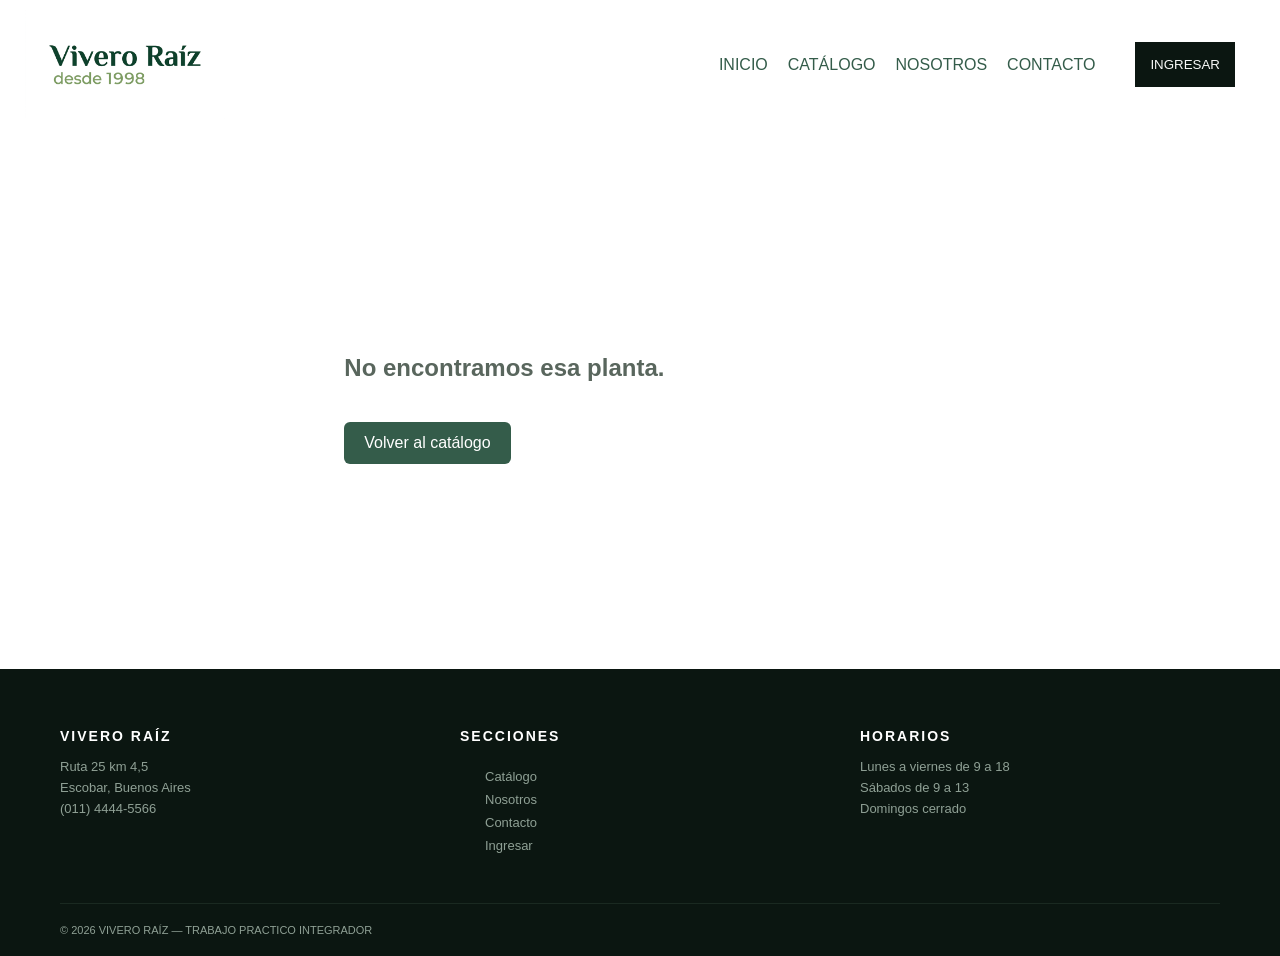
<file: planta.html>
<!DOCTYPE html>
<html lang="es">

<head>
    <meta charset="UTF-8">
    <meta name="viewport" content="width=device-width, initial-scale=1.0">

    <title>Ficha de planta | Vivero Raíz</title>

    <link rel="stylesheet" href="planta.css">

    <script src="sesion.js" defer></script>
    <script src="datos.js" defer></script>
    <script src="apis.js" defer></script>
    <script src="planta.js" defer></script>
</head>

<body>

    <!-- NAVBAR -->

    <nav>

        <img src="img/Gemini_Generated_Image_n17u9tn17u9tn17u.jpg" alt="Logo">

        <div class="link">

            <a href="index.html">INICIO</a>
            <a href="catalogo.html">CATÁLOGO</a>
            <a href="nosotros.html">NOSOTROS</a>
            <a href="contacto.html">CONTACTO</a>

            <span class="saludo-usuario"></span>

            <a href="#" class="btn-cerrar-sesion" hidden>CERRAR SESION</a>

            <a href="login.html" class="btn-ingresar">
                <button type="button">INGRESAR</button>
            </a>

        </div>

    </nav>


    <!-- FICHA DE PLANTA -->

    <main class="ficha-planta" id="ficha-planta">
        <p>Cargando planta...</p>
    </main>


    <!-- FOOTER -->

    <footer class="pie-pagina">

        <div class="footer-columnas">

            <div class="columna">
                <h4>VIVERO RAÍZ</h4>
                <p>Ruta 25 km 4,5</p>
                <p>Escobar, Buenos Aires</p>
                <p>(011) 4444-5566</p>
            </div>


            <div class="columna">
                <h4>SECCIONES</h4>

                <nav class="footer-nav">
                    <a href="catalogo.html">Catálogo</a>
                    <a href="nosotros.html">Nosotros</a>
                    <a href="contacto.html">Contacto</a>
                    <a href="login.html">Ingresar</a>
                </nav>
            </div>


            <div class="columna">
                <h4>HORARIOS</h4>
                <p>Lunes a viernes de 9 a 18</p>
                <p>Sábados de 9 a 13</p>
                <p>Domingos cerrado</p>
            </div>

        </div>


        <div class="footer-barra">
            <p>&copy; 2026 VIVERO RAÍZ — TRABAJO PRACTICO INTEGRADOR</p>
        </div>

    </footer>

</body>
</html>
</file>
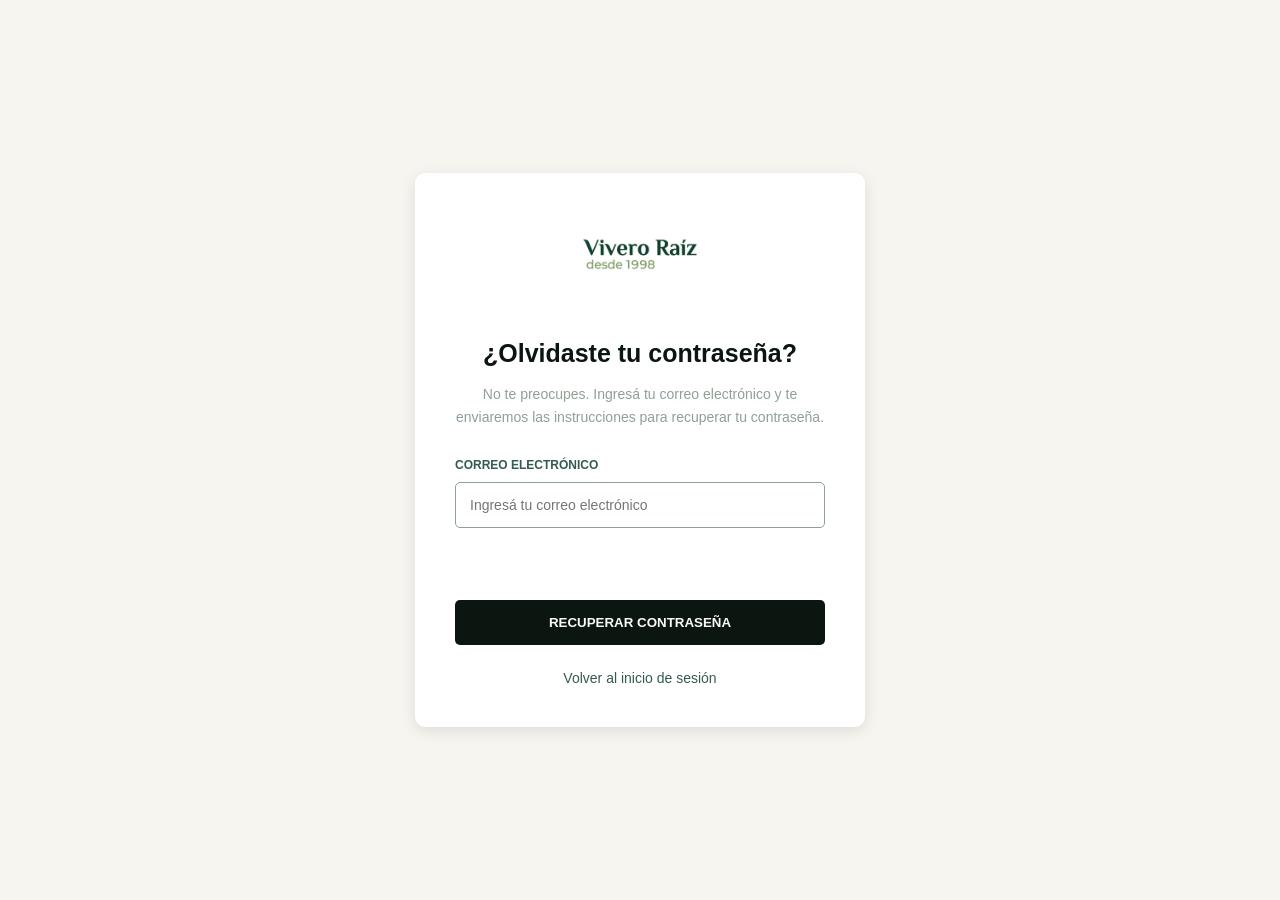
<file: recuperar.html>
<!DOCTYPE html>
<html lang="es">

<head>
    <meta charset="UTF-8">
    <meta name="viewport" content="width=device-width, initial-scale=1.0">

    <title>Recuperar contraseña | Vivero Raíz</title>

    <link rel="stylesheet" href="recuperar.css">
     <script src="recuperar.js" defer></script>
</head>

<body>

    <main class="contenedor-recuperar">

        <section class="tarjeta-recuperar">

            <img src="img/Gemini_Generated_Image_n17u9tn17u9tn17u.jpg"
                 alt="Logo Vivero Raíz">

            <h1>¿Olvidaste tu contraseña?</h1>

            <p class="descripcion">
                No te preocupes. Ingresá tu correo electrónico y te
                enviaremos las instrucciones para recuperar tu contraseña.
            </p>

            <form id="form-recuperar">

                <label for="correo">CORREO ELECTRÓNICO</label>

                <input
                    type="email"
                    id="correo"
                    name="correo"
                    placeholder="Ingresá tu correo electrónico"
                    required
                >

                <p id="mensaje-error"></p>
                <p id="mensaje-exito"></p>

                <button type="submit">RECUPERAR CONTRASEÑA</button>

            </form>

            <a href="login.html" class="volver">Volver al inicio de sesión</a>

        </section>

    </main>


</body>
</html>
</file>
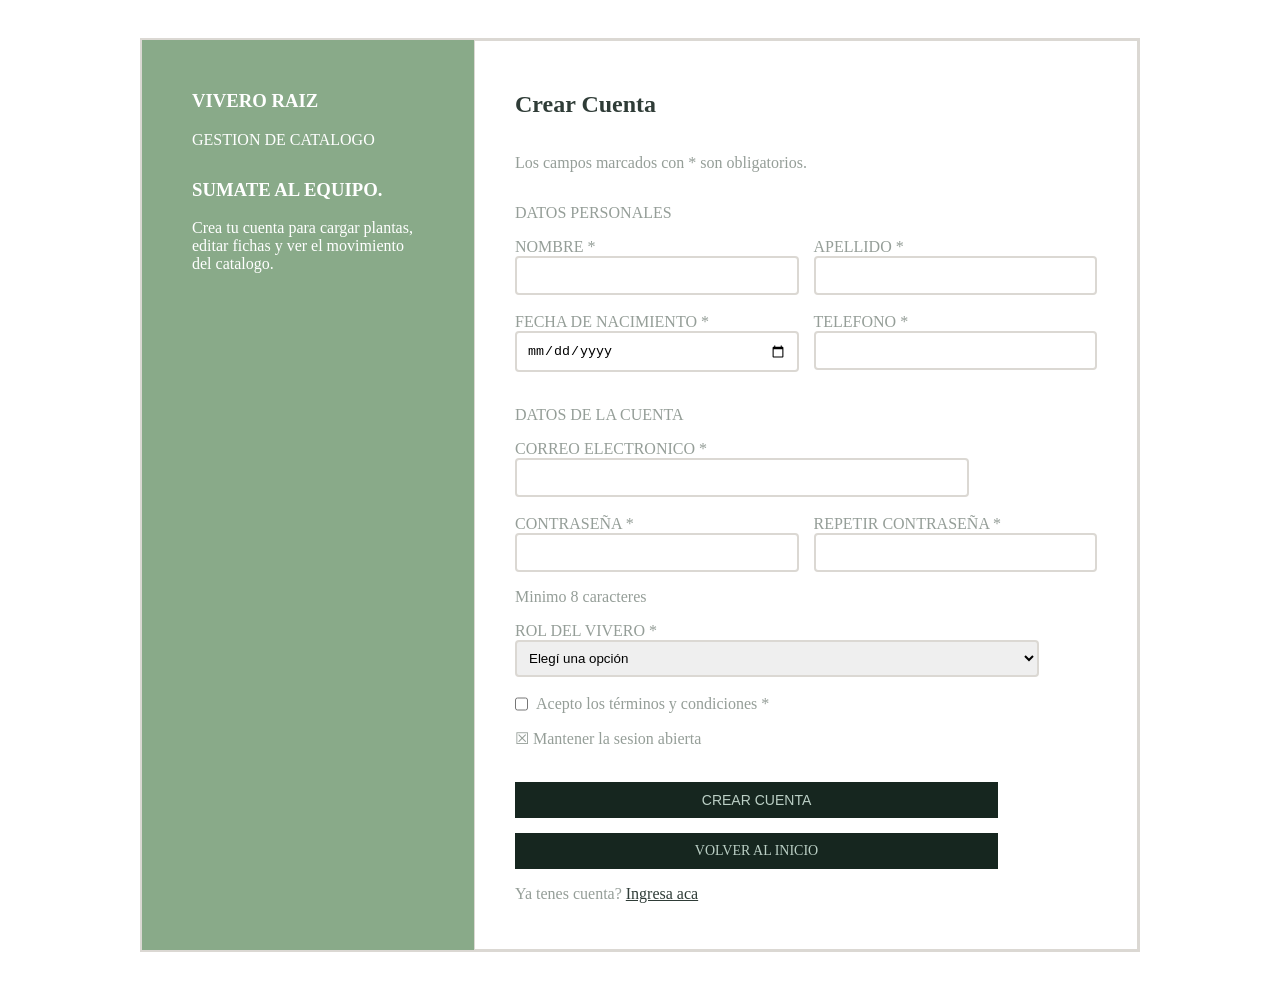
<file: registro.html>
<!DOCTYPE html>
<html lang="es">

<head>
    <meta charset="UTF-8">
    <meta name="viewport" content="width=device-width, initial-scale=1.0">
    <title>Registro</title>

    <link rel="stylesheet" href="registro.css">
    <script src="validaciones.js" defer></script>
</head>

<body>

    <section>
        <article class="contenedor">

            <div class="izq">

                <div class="titulo-p">
                    <h1>VIVERO RAIZ</h1>
                    <p>GESTION DE CATALOGO</p>
                </div>

                <div class="h3-p">
                    <h3>SUMATE AL EQUIPO.</h3>
                    <p>
                        Crea tu cuenta para cargar plantas, editar
                        fichas y ver el movimiento del catalogo.
                    </p>
                </div>

            </div>

            <div class="der">

                <div class="der-contenedor">

                    <h2>Crear Cuenta</h2>
                    <p>Los campos marcados con * son obligatorios.</p>

                    <form id="form-registro">

                        <div id="error-registro" class="error" hidden></div>
                        <div id="exito-registro" class="exito" hidden></div>

                        <p>DATOS PERSONALES</p>

                        <div class="datos-personales">

                            <div class="nombre-apellido">
                                <label for="nombre-registro">NOMBRE *</label><br>
                                <input type="text" id="nombre-registro">
                            </div>

                            <div class="nombre-apellido">
                                <label for="apellido-registro">APELLIDO *</label><br>
                                <input type="text" id="apellido-registro">
                            </div>

                        </div>

                        <br>

                        <div class="fecha-tel">

                            <div class="nombre-apellido">
                                <label for="fecha-registro">FECHA DE NACIMIENTO *</label><br>
                                <input type="date" id="fecha-registro">
                            </div>

                            <div class="nombre-apellido">
                                <label for="telefono-registro">TELEFONO *</label><br>
                                <input type="tel" id="telefono-registro">
                            </div>

                        </div>

                        <br>

                        <p>DATOS DE LA CUENTA</p>

                        <div class="correo">
                            <label for="correo-registro">CORREO ELECTRONICO *</label><br>
                            <input type="email" id="correo-registro">
                        </div>

                        <br>

                        <div class="contraseñas">

                            <div class="contraseña">
                                <label for="contrasena-registro">CONTRASEÑA *</label><br>
                                <input type="password" id="contrasena-registro">
                            </div>

                            <div class="contraseña">
                                <label for="repetir-contrasena">REPETIR CONTRASEÑA *</label><br>
                                <input type="password" id="repetir-contrasena">
                            </div>

                        </div>

                        <p>Minimo 8 caracteres</p>

                        <div class="rol-vivero">
                            <label for="rol-registro">ROL DEL VIVERO *</label><br>

                            <select id="rol-registro">
                                <option value="">Elegí una opción</option>
                                <option value="Empleado">Empleado</option>
                                <option value="Cliente">Cliente</option>
                            </select>
                        </div>

                        <br>

                        <div class="check">
                            <input class="input-check" type="checkbox" id="terminos-registro">
                            <label for="terminos-registro">
                                Acepto los términos y condiciones *
                            </label>
                        </div>

                        <p>&#9746; Mantener la sesion abierta</p>

                        <br>

                        <button type="submit">CREAR CUENTA</button>

                        <a href="index.html" class="btn-inicio">
                            VOLVER AL INICIO
                        </a>

                    </form>

                    <div class="dividir">
                        <p>
                            Ya tenes cuenta?
                            <a href="login.html">Ingresa aca</a>
                        </p>
                    </div>

                </div>

            </div>

        </article>
    </section>

</body>
</html>
</file>
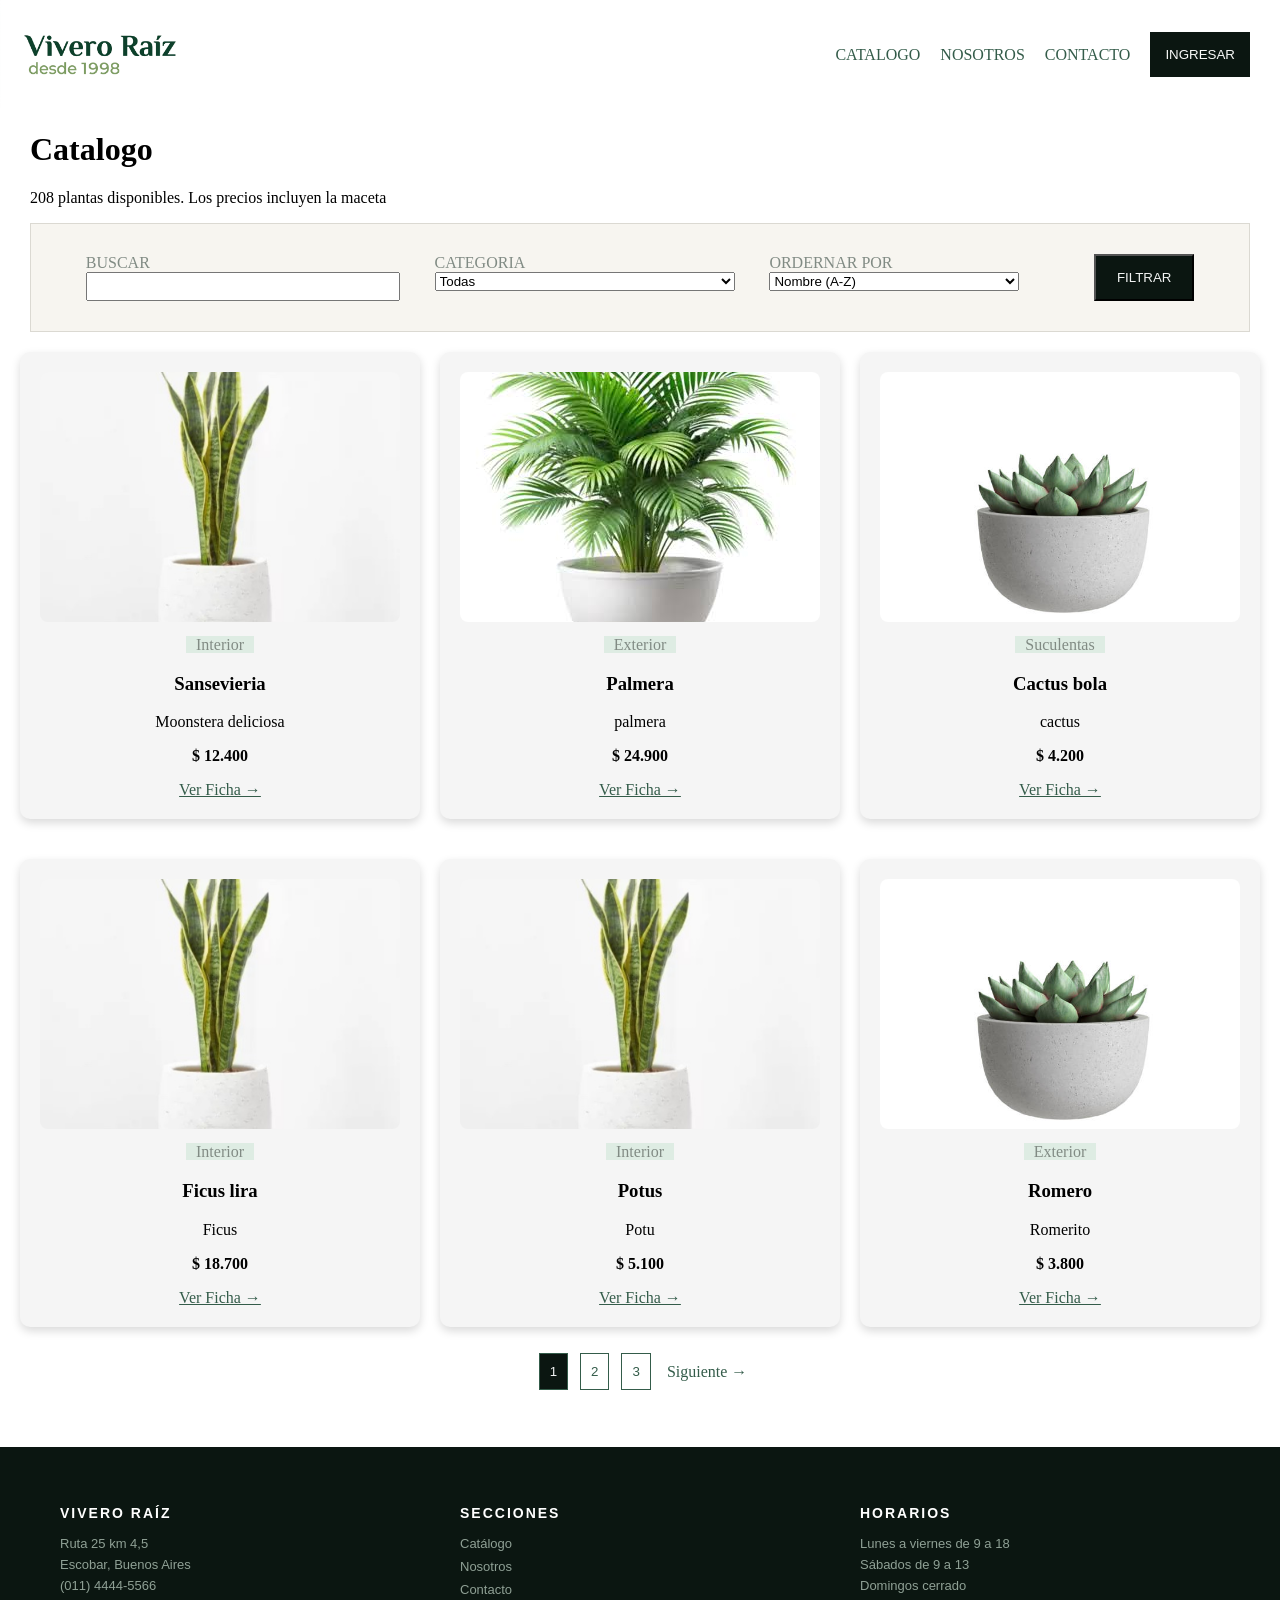
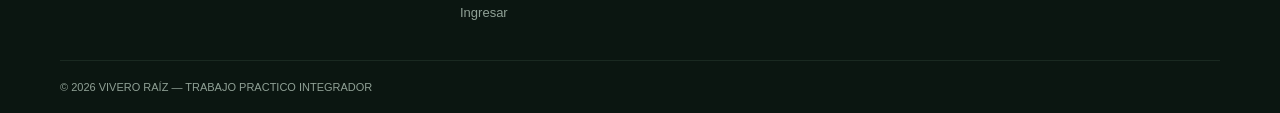
<file: Vivero-Raiz/catalogo.html>
<!DOCTYPE html>
<html lang="en">

<head>
    <meta charset="UTF-8">
    <meta name="viewport" content="width=device-width, initial-scale=1.0">
    <title>Catalogo</title>
    <link rel="stylesheet" href="catalogo.css">
</head>

<body>


    <nav >
        <img src="img/Gemini_Generated_Image_n17u9tn17u9tn17u.jpg" alt="Logo">

        <div class="link"><a href="catalogo.html">CATALOGO</a>
            <a href="">NOSOTROS</a>
            <a href="contacto.html">CONTACTO</a>
            <a href="login.html"><button>INGRESAR</button></a>
        </div>

    </nav>



    <!-- HEADER    -->

    <header>
        <div class="h1-p">
            <h1> Catalogo </h1>
            <p>208 plantas disponibles. Los precios incluyen la maceta </p>
        </div>

        <article class="buscador">


            <div>

                <div">
                    <label for="BUSCAR">BUSCAR</label> <br>
                    <input type="text">
            </div>

            <div class="categoria">
                <label>CATEGORIA</label>

                <select>
                    <option value="Todas">Todas</option>
                    <option value="plantas">Planta de interior</option>
                    <option value="macetas">Planta de exterior</option>
                    <option value="herramientas">Suculentas</option>
                </select>
            </div>



            <div class="ordenar">
                <label>ORDERNAR POR</label>
                <select><br>
                    <option value="Rodas">Nombre (A-Z)</option>
                </select>
            </div>

            </div>

            <button class="btn">FILTRAR</button>


        </article>



        <!-- CONTENEDOR DE CARTAS-->


        <article>

            <div class="contenedor-cards">




                <div class="card">
                    <img src="img/sansevieria.jpg" alt="Planta de interior">
                    <p class="titulo">Interior</p>
                    <h3>Sansevieria</h3>
                    <p>Moonstera deliciosa</p>
                    <p><b>$ 12.400</b></p>
                    <a href="">Ver Ficha →</a>
                </div>

                <div class="card">
                    <img src="img/palmera.jpg" alt="Planta de exterior">
                    <p class="titulo">Exterior</p>
                    <h3>Palmera</h3>
                    <p>palmera</p>
                    <p><b>$ 24.900</b></p>
                    <a href="">Ver Ficha →</a>
                </div>

                <div class="card">
                    <img src="img/suculenta.jpg" alt="Suculentas">
                    <p class="titulo">Suculentas</p>
                    <h3>Cactus bola</h3>
                    <p>cactus</p>
                    <p><b>$ 4.200</b></p>
                    <a href="">Ver Ficha →</a>
                </div>

            </div>


            <div class="contenedor-cards">


                <div class="card">
                    <img src="img/sansevieria.jpg" alt="Planta de interior">
                    <p class="titulo">Interior</p>
                    <h3>Ficus lira</h3>
                    <p>Ficus</p>
                    <p><b>$ 18.700</b></p>
                    <a href="">Ver Ficha →</a>
                </div>

                <div class="card">
                    <img src="img/sansevieria.jpg" alt="Planta de interior">
                    <p class="titulo">Interior</p>
                    <h3>Potus</h3>
                    <p>Potu</p>
                    <p><b>$ 5.100</b></p>
                    <a href="">Ver Ficha →</a>
                </div>

                <div class="card">
                    <img src="img/suculenta.jpg" alt="Suculentas">
                    <p class="titulo">Exterior</p>
                    <h3>Romero</h3>
                    <p>Romerito</p>
                    <p><b>$ 3.800</b></p>
                    <a href="">Ver Ficha →</a>
                </div>

            </div>



            <div class="paginas">


                <button class="btn1">1</button>
                <button>2</button>
                <button>3</button>
                <p>Siguiente →</p>

            </div>


        </article>






    </header>










    <!-- FOOTER -->

    <footer class="pie-pagina">
        <!-- Contenedor de las 3 columnas principales -->
        <div class="footer-columnas">


            <div class="columna">
                <h4>VIVERO RAÍZ</h4>
                <p>Ruta 25 km 4,5</p>
                <p>Escobar, Buenos Aires</p>
                <p>(011) 4444-5566</p>
            </div>


            <div class="columna">
                <h4>SECCIONES</h4>
                <nav class="footer-nav">
                    <a href="#catalogo">Catálogo</a>
                    <a href="#nosotros">Nosotros</a>
                    <a href="#contacto">Contacto</a>
                    <a href="#ingresar">Ingresar</a>
                </nav>
            </div>


            <div class="columna">
                <h4>HORARIOS</h4>
                <p>Lunes a viernes de 9 a 18</p>
                <p>Sábados de 9 a 13</p>
                <p>Domingos cerrado</p>
            </div>

        </div>


        <div class="footer-barra">
            <p>&copy; 2026 VIVERO RAÍZ — TRABAJO PRACTICO INTEGRADOR</p>
        </div>
    </footer>

</body>

</html>
</file>
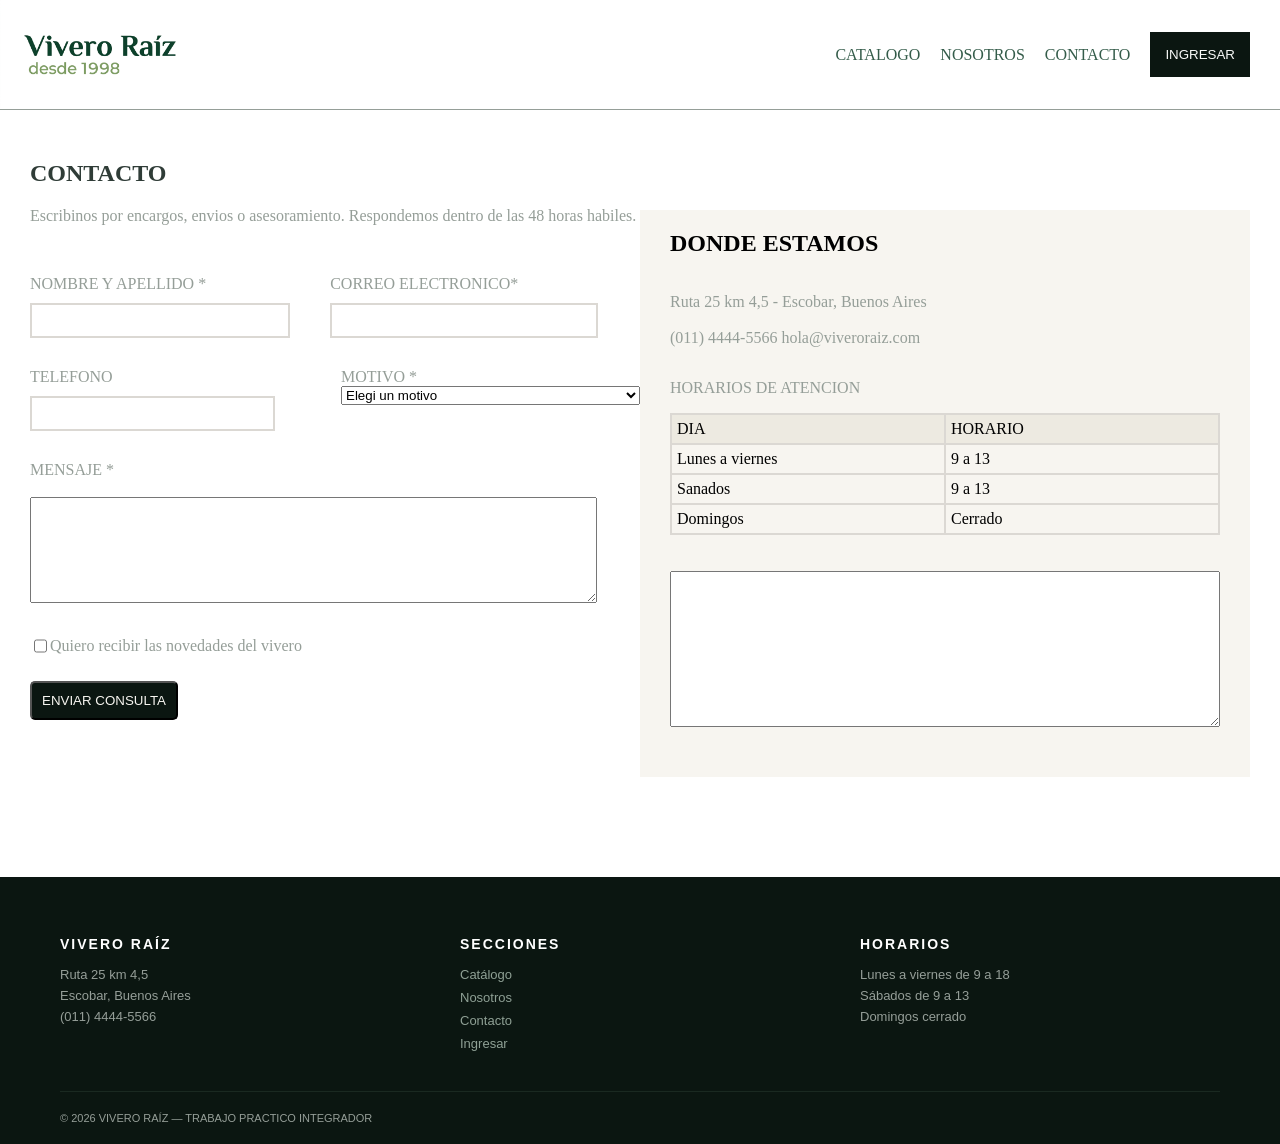
<file: Vivero-Raiz/contacto.html>
<!DOCTYPE html>
<html lang="en">

<head>
    <meta charset="UTF-8">
    <meta name="viewport" content="width=device-width, initial-scale=1.0">
    <title>Contacto</title>

    <link rel="stylesheet" href="contacto.css">
</head>

<body>

    <nav>
        <img src="img/Gemini_Generated_Image_n17u9tn17u9tn17u.jpg" alt="Logo">

        <div class="link"><a href="catalogo.html">CATALOGO</a>
            <a href="">NOSOTROS</a>
            <a href="contacto.html">CONTACTO</a>
            <a href="login.html"><button>INGRESAR</button></a>
        </div>

    </nav>


    <main>
        <article class="lado-izq">
            <H1>CONTACTO</H1>
            <P>Escribinos por encargos, envios o asesoramiento. Respondemos dentro de las
                48 horas habiles.
            </P>

            <div class="nombre-correo">
                <div>
                    <label for="">NOMBRE Y APELLIDO *</label>
                    <input type="text"><br>
                </div>
                <div>
                    <label for="">CORREO ELECTRONICO*</label>
                    <input type="text"><br>
                </div>
            </div>

            <div class="tel-motivo">
                <div>
                    <label for="">TELEFONO</label><br>
                    <input type="text">
                </div>
                <div class="categoria">
                    <label for="motivo">MOTIVO *</label><br>

                    <select>
                        <option value="Todas">Elegi un motivo</option>
                        <option value="plantas">Consulta</option>
                        <option value="macetas">Reclamo</option>
                        <option value="herramientas">Pedido</option>
                    </select>
                </div>
            </div>

            <div class="msj">
                <label for="">MENSAJE *</label><br>
                <textarea name="" id=""></textarea><br>
            </div>
            <div class="check">
                <input type="checkbox">
                <p>Quiero recibir las novedades del vivero</p>
            </div>
            <button>ENVIAR CONSULTA</button>

        </article>





        <aside class="lado-derecho">

            <H2>DONDE ESTAMOS</H2>
            <p>Ruta 25 km 4,5 - Escobar, Buenos Aires <br><br>
                (011) 4444-5566 hola@viveroraiz.com</p>

            <p>HORARIOS DE ATENCION</p>

            <div class="dia-hs">

                <div class="div2">DIA</div>
                <div class="div2">HORARIO</div>

                <div class="diiv">Lunes a viernes</div>
                <div class="diiv">9 a 13</div>

                <div class="diiv">Sanados</div>
                <div class="diiv">9 a 13</div>

                <div class="diiv">Domingos</div>
                <div class="diiv">Cerrado</div>

            </div>
            <br><br>
            <textarea name="" id=""></textarea>




        </aside>


    </main>





    <!-- FOOTER -->

    <footer class="pie-pagina">
        <!-- Contenedor de las 3 columnas principales -->
        <div class="footer-columnas">


            <div class="columna">
                <h4>VIVERO RAÍZ</h4>
                <p>Ruta 25 km 4,5</p>
                <p>Escobar, Buenos Aires</p>
                <p>(011) 4444-5566</p>
            </div>


            <div class="columna">
                <h4>SECCIONES</h4>
                <div class="footer-nav">
                    <a href="#catalogo">Catálogo</a>
                    <a href="#nosotros">Nosotros</a>
                    <a href="#contacto">Contacto</a>
                    <a href="#ingresar">Ingresar</a>
                </div>
            </div>


            <div class="columna">
                <h4>HORARIOS</h4>
                <p>Lunes a viernes de 9 a 18</p>
                <p>Sábados de 9 a 13</p>
                <p>Domingos cerrado</p>
            </div>

        </div>


        <div class="footer-barra">
            <p>&copy; 2026 VIVERO RAÍZ — TRABAJO PRACTICO INTEGRADOR</p>
        </div>
    </footer>
</body>

</html>
</file>
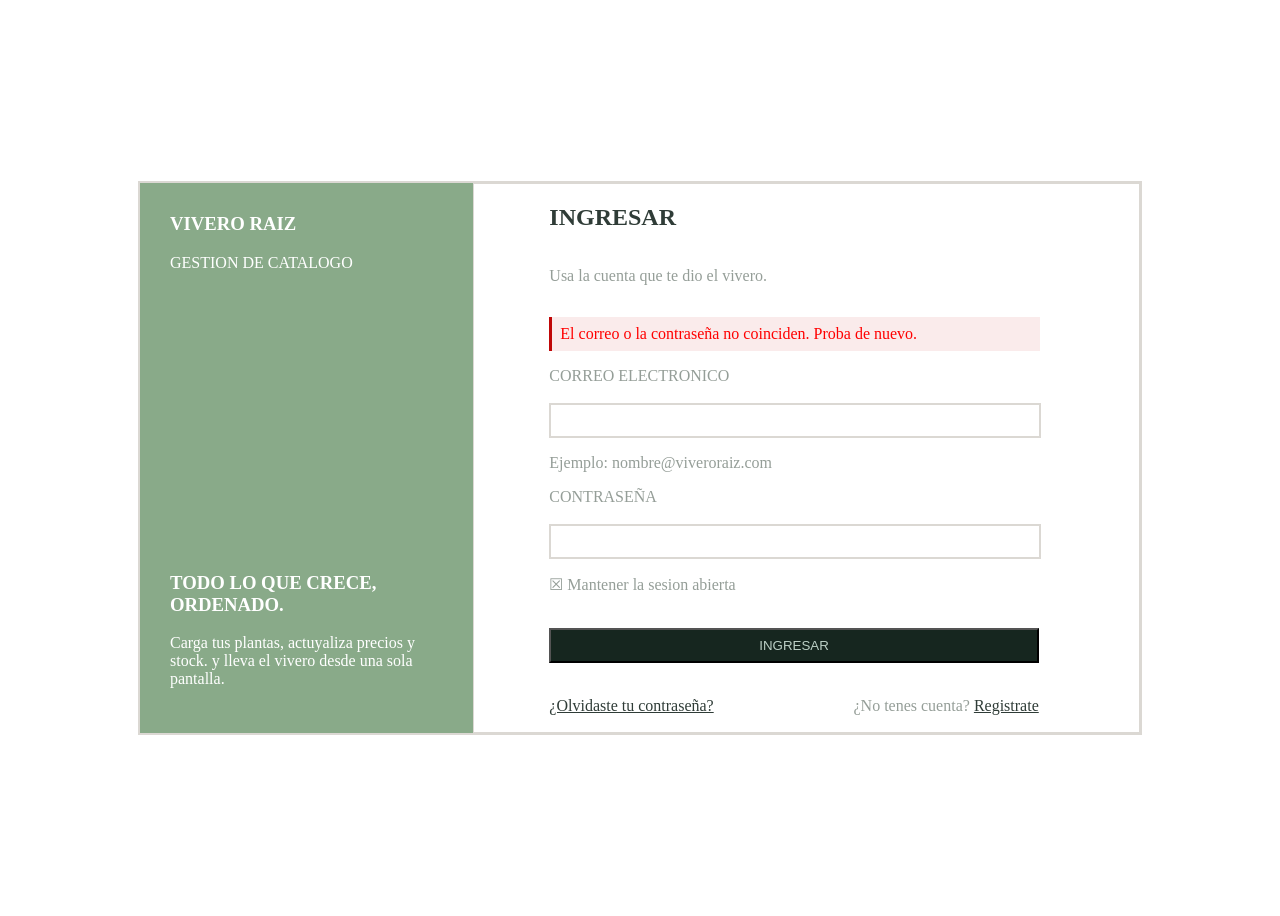
<file: Vivero-Raiz/login.html>
<!DOCTYPE html>
<html lang="en">

<head>
    <meta charset="UTF-8">
    <meta name="viewport" content="width=device-width, initial-scale=1.0">

    <link rel="stylesheet" href="login.css">
    <title>Login</title>
</head>

<body>

    <section>
        <article class="contenedor">
            <div class="izq">

                <div class="titulo-p">
                    <h1>VIVERO RAIZ</h1>
                    <p>GESTION DE CATALOGO</p>
                </div>

                <div class="h3-p">
                    <h3>TODO LO QUE CRECE,<br> ORDENADO.</h3>

                    <p>Carga tus plantas, actuyaliza precios y stock. y lleva el
                        vivero desde una sola pantalla.
                    </p>
                </div>


            </div>

            <div class="der">

                <div class="der-contenedor">
                    <h2>INGRESAR</h2>
                    <p>Usa la cuenta que te dio el vivero.</p>

                    <p class="error">El correo o la contraseña no coinciden. Proba de nuevo.</p>

                    <label for="">CORREO ELECTRONICO</label><br>
                    <input type="text">
                    <p>Ejemplo: nombre@viveroraiz.com</p>


                    <label for="">CONTRASEÑA</label><br>
                    <input type="text">
                    <p>&#9746 Mantener la sesion abierta</p><br>

                    <button>INGRESAR</button><br>
                    <div class="dividir">
                        <a href="">¿Olvidaste tu contraseña?</a>
                        <p>¿No tenes cuenta? <a href="">Registrate</a></p>
                    </div>
                </div>

            </div>




        </article>

    </section>

</body>

</html>
</file>
<file: index.css>
body {
    margin: 0;
}


/*NAV*/

nav {
    display: flex;
    gap: 10px;
    justify-content: space-between;
    align-items: center;

}

nav img {
    width: 200px;
}

.link {
    display: flex;
    gap: 20px;
    padding: 30px;
    align-items: center;
    color: #16261F;
}

.link button {
    border: #0b1611;
    color: #F8F9F8;
    background-color: #0b1611;
    padding: 15px;
}

.link a {
    text-decoration: none;
    color: #345C4A;
}


/* MENU HAMBURGUESA */

/* Botón oculto en computadora */

.menu-toggle {
    display: none;
    background-color: #16261F;
    color: #FFFFFF;
    border: none;
    padding: 10px 15px;
    font-size: 25px;
    cursor: pointer;
}

/* Responsive */

@media screen and (max-width: 768px) {

    nav {
        display: flex;
        flex-wrap: wrap;
        justify-content: space-between;
        align-items: center;
        padding: 15px;
    }

    nav img {
        width: 140px;
    }

    .menu-toggle {
        display: block;
    }

    .link {
        display: none;
        flex-direction: column;
        align-items: flex-start;
        width: 100%;
        padding: 15px 0;
        gap: 15px;
    }

    .link.activo {
        display: flex;
    }

    .link a {
        width: 100%;
    }

}


/*HEADER */


header{
    background-color: #345C4A;
    color: #F8F9F8;
    padding-left: 20px;
}

header h1 {

    padding: 15px;
    padding-top: 50px;
}

header p {
    margin-left: 15px;
}


header button a {
    padding: 10px;
    margin-bottom:  50px;
    margin-left: 15px;
    color: #0b1611;
}

.btn-llegar {

    color: #f5f5f5;
    background-color: #345C4A;
    border: #f5f5f5 1px solid;
}






/* ARTICULO, H2 Y PARRAFO */ 

article {
  padding-left: 30px;
}

article h2 {
    margin-top: 35px;
    color: #16261F;
}


article p {
    color: #8fa095;
}



/* CONTENEDOR CARTAS */


.contenedor-cards {
    display: flex;
    gap: 20px;
    width: 100%;
    box-sizing: border-box;
}



.card {
    flex: 1;
    text-align: center;
    padding: 20px;
    border-radius: 10px;
    background-color: #f5f5f5;
    box-shadow: 0 4px 10px rgba(0, 0, 0, 0.15);
}

.card img {
    max-width: 100%;
    height: 250px;
    object-fit: cover;
    border-radius: 8px;
}




/* DIVISION FOTO Y CONOCE EL VIVERO */

.articulo-dividido {
  display: flex;
  margin-top: 50px;
  background-color: #F7F5F0;
  padding-top: 50px;
  padding-bottom: 50px;
}

.columna {
  flex: 1; 
}

.columna img {
    max-width: 500px;
    height: 300px;
}

.columna2 {
    display: flex;
    flex-direction: column;
}

.columna2 button {
    width: 200px;
    background-color: #16261F;
    color: #f5f5f5;
    padding: 8px;
}




.intranet {
    display: flex;
    align-items: center;
    justify-content: space-between;
    max-width: 100%;
    gap: 20px;
    background-color: #16261F;
    color: #8fa095;
    margin: 0;
}

.intranet h3 {
    color: #ffffff;
}

.columna-izquierda, 
.columna-derecha {
    
    margin-left: 30px;
}

.columna-derecha {
    display: flex;
    justify-content: center; 
}

.columna-derecha button {
    padding: 10px;
    border-radius: 5px;
    width: 200px;
    margin-right: 30px;
}








/* FOOTER */


.pie-pagina {
    background-color: #0b1611; 
    color: #8fa095; 
    font-family: sans-serif;
    padding: 40px 60px 20px 60px;
}


.footer-columnas {
    display: flex;
    justify-content: space-between;
    align-items: flex-start;
    gap: 40px;
    margin-bottom: 40px; 
}


.columna {
    flex: 1;
}


.columna h4 {
    color: #ffffff; 
    font-size: 14px;
    letter-spacing: 2px; 
    margin-bottom: 15px;
}


.columna p {
    font-size: 13px;
    margin: 6px 0;
}


.footer-nav {
    display: flex;
    flex-direction: column; 
    gap: 8px;
    align-items: start;
}


.footer-nav a {
    color: #8fa095;
    text-decoration: none;
    font-size: 13px;

}



.footer-barra {
    border-top: 1px solid #1a2921;
    padding-top: 20px;
}

.footer-barra p {
    font-size: 11px;
    text-transform: uppercase;
    margin: 0;
}








/*   tablet   */
@media screen and (max-width: 1023px) {



    /* NAV */
    nav {
        display: flex;
        flex-direction: column;
        align-items: center;
        gap: 15px;
        padding: 15px;
    }

    .link {
        display: flex;
        flex-direction: column;
        width: 100%;
        text-align: center;
        gap: 10px;
    }

    .link a button {
        width: 100%;
    }


    /* Encabezado Principal */
    header {
        text-align: center;
        padding: 20px 15px;
    }

    header h1 {
        font-size: 2.2rem;
    }

    header button {
        width: 100%;
        margin-bottom: 10px;
        box-sizing: border-box;
    }

    /* Tarjetas  1 abajo de la otra */
    .contenedor-cards {
        display: grid;
        grid-template-columns: 1fr; 
        gap: 20px;
        padding: 0 15px;
        margin-bottom: 30px;
    }

    .card {
        width: 100%;
        box-sizing: border-box;
    }

    .card img {
        width: 100%;
        height: auto;
    }




    /* Seccion dividida */
    .articulo-dividido {
        display: flex;
        flex-direction: column;
        gap: 20px;
        padding: 20px 15px;
    }

    .articulo-dividido .columna,
    .articulo-dividido .columna2 {
        width: 100%;
        box-sizing: border-box;
    }

    .articulo-dividido img {
        width: 100%;
        height: auto;
    }

    .articulo-dividido button {
        width: 100%;
    }





    /* Intranet */
    .intranet {
        display: flex;
        flex-direction: column;
        text-align: center;
        gap: 15px;
        padding: 25px 15px;
    }

    .intranet .columna-izquierda,
    .intranet .columna-derecha {
        width: 100%;
    }

    .intranet button {
        width: 100%;
    }





    /* Footer */
    .footer-columnas {
        display: flex;
        flex-direction: column;
        text-align: center;
        gap: 20px;
        padding: 25px 15px;
    }

    .footer-nav {
        display: flex;
        flex-direction: column;
        gap: 8px;
    }
}


/*  celu */
@media screen and (max-width: 767px) {

    header h1 {
        font-size: 1.8rem;
    }

    /* Quita los br */
    header br,
    article p br,
    .columna2 p br {
        display: none;
    }

    article h2 {
        font-size: 1.5rem;
        text-align: center;
    }

    article p {
        text-align: center;
        padding: 0 10px;
    }
}
</file>
<file: Vivero-Raiz/index.css>
body{

    margin: 0;
}
    


/*NAV*/

nav {
    display: flex;
    gap: 10px;
    justify-content: space-between;
    align-items: center;

}

nav img {
    width: 200px;
}

.link {
    display: flex;
    gap: 20px;
    padding: 30px;
    align-items: center;
    color: #16261F;
}

.link button {
    border: #0b1611;
    color: #F8F9F8;
    background-color: #0b1611;
    padding: 15px;
}

.link a {
    text-decoration: none;
    color: #345C4A;
}



/*HEADER */


header{
    background-color: #345C4A;
    color: #F8F9F8;
    padding-left: 20px;
}

header h1 {

    padding: 15px;
    padding-top: 50px;
}

header p {
    margin-left: 15px;
}


header button {
    padding: 10px;
    margin-bottom:  50px;
    margin-left: 15px;
}

.btn-llegar {

    color: #f5f5f5;
    background-color: #345C4A;
    border: #f5f5f5 1px solid;
}






/* ARTICULO, H2 Y PARRAFO */ 

article {
  padding-left: 30px;
}

article h2 {
    margin-top: 35px;
    color: #16261F;
}


article p {
    color: #8fa095;
}



/* CONTENEDOR CARTAS */


.contenedor-cards {
    display: flex;
    gap: 20px;
    width: 100%;
    box-sizing: border-box;
}



.card {
    flex: 1;
    text-align: center;
    padding: 20px;
    border-radius: 10px;
    background-color: #f5f5f5;
    box-shadow: 0 4px 10px rgba(0, 0, 0, 0.15);
}

.card img {
    max-width: 100%;
    height: 250px;
    object-fit: cover;
    border-radius: 8px;
}




/* DIVISION FOTO Y CONOCE EL VIVERO */

.articulo-dividido {
  display: flex;
  margin-top: 50px;
  background-color: #F7F5F0;
  padding-top: 50px;
  padding-bottom: 50px;
}

.columna {
  flex: 1; 
}

.columna img {
    max-width: 500px;
    height: 300px;
}

.columna2 {
    display: flex;
    flex-direction: column;
}

.columna2 button {
    width: 200px;
    background-color: #16261F;
    color: #f5f5f5;
    padding: 8px;
}




.intranet {
    display: flex;
    align-items: center;
    justify-content: space-between;
    max-width: 100%;
    gap: 20px;
    background-color: #16261F;
    color: #8fa095;
    margin: 0;
}

.intranet h3 {
    color: #ffffff;
}

.columna-izquierda, 
.columna-derecha {
    
    margin-left: 30px;
}

.columna-derecha {
    display: flex;
    justify-content: center; 
}

.columna-derecha button {
    padding: 10px;
    border-radius: 5px;
    width: 200px;
    margin-right: 30px;
}








/* FOOTER */


.pie-pagina {
    background-color: #0b1611; 
    color: #8fa095; 
    font-family: sans-serif;
    padding: 40px 60px 20px 60px;
}


.footer-columnas {
    display: flex;
    justify-content: space-between;
    align-items: flex-start;
    gap: 40px;
    margin-bottom: 40px; 
}


.columna {
    flex: 1;
}


.columna h4 {
    color: #ffffff; 
    font-size: 14px;
    letter-spacing: 2px; 
    margin-bottom: 15px;
}


.columna p {
    font-size: 13px;
    margin: 6px 0;
}


.footer-nav {
    display: flex;
    flex-direction: column; 
    gap: 8px;
    align-items: start;
}


.footer-nav a {
    color: #8fa095;
    text-decoration: none;
    font-size: 13px;

}



.footer-barra {
    border-top: 1px solid #1a2921;
    padding-top: 20px;
}

.footer-barra p {
    font-size: 11px;
    text-transform: uppercase;
    margin: 0;
}
</file>
<file: agregarPlanta.css>
/* CONFIGURACIÓN GENERAL */

* {
    box-sizing: border-box;
}

body {
    margin: 0;
    background-color: #F7F5F0;
    color: #16261F;
    font-family: Arial, sans-serif;
    min-height: 100vh;
    display: flex;
    flex-direction: column;
    overflow-x: hidden;
}


/* HEADER Y NAVBAR */

header {
    background-color: #345C4A;
    color: #F8F9F8;
    padding: 20px 40px;
    display: flex;
    justify-content: space-between;
    align-items: center;
    gap: 20px;
    flex-wrap: wrap;
}

header h1 {
    color: #F8F9F8;
    margin: 0;
}

header nav {
    display: flex;
    gap: 25px;
    align-items: center;
    flex-wrap: wrap;
}

header nav a {
    color: #F8F9F8;
    text-decoration: none;
    transition: 0.3s;
}

header nav a:hover {
    color: #8fa095;
}


/* CONTENIDO PRINCIPAL */

.panel {
    padding: 40px;
    flex: 1;
    width: 100%;
}


/* FORMULARIO */

.formulario-contenedor {
    width: 100%;
    max-width: 800px;
    margin: 0 auto;
    background-color: #F8F9F8;
    padding: 35px;
    border-radius: 10px;
    box-shadow: 0 4px 12px rgba(0, 0, 0, 0.10);
}


/* TÍTULO */

.titulo-formulario {
    margin-bottom: 30px;
    border-bottom: 1px solid #ddd;
    padding-bottom: 15px;
}

.titulo-formulario h2 {
    color: #16261F;
    margin-top: 0;
}

.titulo-formulario p {
    color: #8fa095;
    line-height: 1.5;
}


/* CAMPOS */

.formulario-planta {
    display: flex;
    flex-direction: column;
    gap: 20px;
}

.campo {
    display: flex;
    flex-direction: column;
    gap: 8px;
    width: 100%;
    min-width: 0;
}

.campo label {
    color: #16261F;
    font-weight: bold;
    font-size: 14px;
}

.campo input,
.campo select,
.campo textarea {
    width: 100%;
    max-width: 100%;
    padding: 12px;
    border: 1px solid #cbd3cc;
    border-radius: 5px;
    background-color: white;
    color: #16261F;
    font-family: Arial, sans-serif;
    font-size: 14px;
}


/* ÁREA DE TEXTO */

.campo textarea {
    min-height: 110px;
    resize: vertical;
}


/* EFECTO AL SELECCIONAR CAMPOS */

.campo input:focus,
.campo select:focus,
.campo textarea:focus {
    outline: 2px solid #345C4A;
    border-color: #345C4A;
}


/* BOTONES DEL FORMULARIO */

.botones-formulario {
    display: flex;
    flex-wrap: wrap;
    gap: 15px;
    margin-top: 15px;
}

.btn-guardar,
.btn-cancelar {
    padding: 12px 22px;
    border-radius: 5px;
    border: none;
    text-decoration: none;
    text-align: center;
    font-size: 14px;
    cursor: pointer;
    transition: 0.3s;
}


/* GUARDAR */

.btn-guardar {
    background-color: #345C4A;
    color: #F8F9F8;
}

.btn-guardar:hover {
    background-color: #16261F;
}


/* CANCELAR */

.btn-cancelar {
    background-color: #e3e7e3;
    color: #16261F;
}

.btn-cancelar:hover {
    background-color: #cbd3cc;
}


/* FOOTER */

.pie-pagina {
    background-color: #0b1611;
    color: #8fa095;
    font-family: sans-serif;
    padding: 40px 60px 20px;
    width: 100%;
    margin-top: auto;
}

.footer-columnas {
    display: flex;
    justify-content: space-between;
    align-items: flex-start;
    gap: 40px;
    margin-bottom: 40px;
}

.columna {
    flex: 1;
    min-width: 0;
}

.columna h4 {
    color: #ffffff;
    font-size: 14px;
    letter-spacing: 2px;
    margin-bottom: 15px;
}

.columna p {
    font-size: 13px;
    margin: 6px 0;
    line-height: 1.5;
}


/* MENSAJES DEL FORMULARIO */

#mensaje-formulario {
    margin: 15px 0;
    font-weight: bold;
}

#mensaje-formulario:empty {
    display: none;
}

#mensaje-formulario.exito {
    color: #345C4A;
}

#mensaje-formulario.error {
    color: #b42318;
}



/* LINKS DEL FOOTER */

.footer-nav {
    display: flex;
    flex-direction: column;
    gap: 8px;
    align-items: flex-start;
}

.footer-nav a {
    color: #8fa095;
    text-decoration: none;
    font-size: 13px;
    transition: 0.3s;
}

.footer-nav a:hover {
    color: #ffffff;
}


/* BARRA INFERIOR */

.footer-barra {
    border-top: 1px solid #1a2921;
    padding-top: 20px;
}

.footer-barra p {
    font-size: 11px;
    text-transform: uppercase;
    margin: 0;
    line-height: 1.6;
}


/* ACCESIBILIDAD */

a:focus-visible,
button:focus-visible,
input:focus-visible,
select:focus-visible,
textarea:focus-visible {
    outline: 3px solid #D49B42;
    outline-offset: 3px;
}


/* NOTEBOOKS Y TABLETS */

@media screen and (max-width: 1023px) {

    header {
        padding: 20px;
    }

    header nav {
        gap: 15px;
    }

    .panel {
        padding: 30px 20px;
    }

    .formulario-contenedor {
        max-width: 700px;
        padding: 30px;
    }

    .pie-pagina {
        padding: 30px;
    }

    .footer-columnas {
        gap: 25px;
        flex-wrap: wrap;
    }

    .columna {
        flex: 1 1 200px;
    }
}


/* CELULARES */

@media screen and (max-width: 767px) {

    /* HEADER */

    header {
        flex-direction: column;
        text-align: center;
        gap: 20px;
        padding: 20px 15px;
    }

    header h1 {
        font-size: 24px;
    }

    header nav {
        flex-direction: column;
        gap: 15px;
        width: 100%;
    }

    /* PANEL */

    .panel {
        padding: 20px 15px;
    }

    /* FORMULARIO */

    .formulario-contenedor {
        padding: 20px;
        border-radius: 8px;
    }

    .titulo-formulario {
        margin-bottom: 20px;
    }

    .titulo-formulario h2 {
        font-size: 21px;
    }

    .formulario-planta {
        gap: 17px;
    }

    .campo input,
    .campo select,
    .campo textarea {
        font-size: 16px;
    }

    /* BOTONES */

    .botones-formulario {
        flex-direction: column;
        width: 100%;
    }

    .btn-guardar,
    .btn-cancelar {
        width: 100%;
        padding: 14px;
    }

    /* FOOTER */

    .pie-pagina {
        padding: 30px 20px 20px;
    }

    .footer-columnas {
        flex-direction: column;
        align-items: center;
        text-align: center;
        gap: 25px;
    }

    .columna {
        width: 100%;
    }

    .footer-nav {
        align-items: center;
    }

    .footer-barra {
        text-align: center;
    }
}


/* CELULARES PEQUEÑOS */

@media screen and (max-width: 380px) {

    header {
        padding: 15px 10px;
    }

    header h1 {
        font-size: 21px;
    }

    .panel {
        padding: 15px 10px;
    }

    .formulario-contenedor {
        padding: 15px;
    }

    .titulo-formulario h2 {
        font-size: 19px;
    }

    .pie-pagina {
        padding: 25px 12px 15px;
    }

}
</file>
<file: catalogo.css>
/* CONFIGURACIÓN GENERAL */

* {
    box-sizing: border-box;
}

body {
    margin: 0;
    padding: 0;
    min-height: 100vh;
    display: flex;
    flex-direction: column;
    font-family: Arial, sans-serif;
}


/* NAV */

nav {
    display: flex;
    justify-content: space-between;
    align-items: center;
    gap: 10px;
    padding: 10px 25px;
}

nav img {
    width: 200px;
    max-width: 100%;
    height: auto;
}

.link {
    display: flex;
    gap: 20px;
    padding: 20px;
    align-items: center;
    flex-wrap: wrap;
}

.link button {
    border: none;
    color: #F8F9F8;
    background-color: #0b1611;
    padding: 15px;
    cursor: pointer;
}

.link a {
    text-decoration: none;
    color: #345C4A;
}


/* HEADER */

.h1-p {
    margin-left: 30px;
    margin-right: 30px;
}

header {
    margin-bottom: 50px;
}


/* BUSCADOR */

.buscador {
    display: flex;
    flex-wrap: wrap;
    background-color: #F7F5F0;
    padding: 30px;
    color: #818B84;
    border: 1px solid #dbd9d2;
    justify-content: space-evenly;
    margin: 0 30px;
    gap: 15px;
}

.buscador > div {
    display: flex;
    flex-direction: column;
    gap: 8px;
    min-width: 0;
}

.buscador input,
.buscador select {
    padding: 10px;
    width: 100%;
    min-width: 0;
}

.categoria {
    width: 300px;
}

.ordenar {
    width: 250px;
}

.btn {
    padding: 10px;
    min-width: 100px;
    background-color: #0b1611;
    color: #f1f3f2;
    border: none;
    cursor: pointer;
}


/* CONTENEDOR DE TARJETAS */

.contenedor-cards {
    display: grid;
    grid-template-columns: repeat(3, minmax(0, 1fr));
    gap: 20px;
    width: 100%;
    padding: 20px;
}

.card {
    min-width: 0;
    text-align: center;
    padding: 20px;
    border-radius: 10px;
    background-color: #f5f5f5;
    box-shadow: 0 4px 10px rgba(0, 0, 0, 0.15);
}

.card img {
    width: 100%;
    height: 250px;
    object-fit: cover;
    border-radius: 8px;
    margin-bottom: 10px;
}

.titulo {
    background-color: #deece3;
    color: #818B84;
    display: inline-block;
    padding: 5px 10px;
}

.card a {
    color: #345C4A;
}


/* PAGINACIÓN */

.paginas {
    display: flex;
    align-items: center;
    justify-content: center;
    flex-wrap: wrap;
    gap: 8px;
    color: #345C4A;
    margin: 20px 0;
}

.paginas button {
    background-color: white;
    padding: 10px;
    border: 1px solid #345C4A;
    color: #345C4A;
    cursor: pointer;
}

.paginas p {
    margin-left: 10px;
    color: #345C4A;
}

.paginas .btn1 {
    background-color: #0b1611;
    color: #f1f3f2;
}


/* MENSAJES DE ERROR */

.error {
    color: red;
    font-weight: bold;
}


/* FOOTER */

.pie-pagina {
    margin-top: auto;
    width: 100%;
    background-color: #0b1611;
    color: #8fa095;
    font-family: sans-serif;
    padding: 40px 60px 20px;
}

.footer-columnas {
    display: flex;
    justify-content: space-between;
    align-items: flex-start;
    gap: 40px;
    margin-bottom: 40px;
}

.columna {
    flex: 1;
    min-width: 0;
}

.columna h4 {
    color: #ffffff;
    font-size: 14px;
    letter-spacing: 2px;
    margin-bottom: 15px;
}

.columna p {
    font-size: 13px;
    margin: 6px 0;
}

.footer-nav {
    display: flex;
    flex-direction: column;
    gap: 8px;
    align-items: flex-start;
}

.footer-nav a {
    color: #8fa095;
    text-decoration: none;
    font-size: 13px;
}

.footer-barra {
    border-top: 1px solid #1a2921;
    padding-top: 20px;
}

.footer-barra p {
    font-size: 11px;
    text-transform: uppercase;
    margin: 0;
}


/* TABLETS */

@media screen and (max-width: 1023px) {

    nav {
        flex-direction: column;
        align-items: center;
        padding: 15px;
    }

    .link {
        justify-content: center;
        flex-wrap: wrap;
        gap: 15px;
    }

    .h1-p {
        margin: 20px;
    }

    .h1-p h1,
    .h1-p p {
        text-align: center;
    }

    .buscador {
        margin: 0 20px;
        padding: 20px;
        justify-content: center;
    }

    .buscador > div {
        flex: 1 1 220px;
    }

    .contenedor-cards {
        grid-template-columns: repeat(2, minmax(0, 1fr));
    }

    .footer-columnas {
        flex-wrap: wrap;
        gap: 30px;
    }

    .columna {
        flex: 1 1 200px;
    }
}


/* CELULARES */

@media screen and (max-width: 600px) {

    nav {
        padding: 10px;
    }

    nav img {
        width: 140px;
    }

    .link {
        flex-direction: column;
        width: 100%;
        padding: 15px;
        gap: 15px;
    }

    .link a {
        text-align: center;
    }

    .link a button {
        width: 100%;
    }

    .h1-p {
        margin: 15px;
    }

    .h1-p h1 {
        font-size: 1.6rem;
    }

    .h1-p p {
        font-size: 14px;
    }

    .buscador {
        flex-direction: column;
        margin: 0 15px;
        padding: 15px;
        gap: 15px;
    }

    .buscador > div {
        width: 100%;
    }

    .buscador input,
    .buscador select,
    .buscador .btn {
        width: 100%;
    }

    .contenedor-cards {
        grid-template-columns: 1fr;
        padding: 15px;
        gap: 20px;
    }

    .card {
        width: 100%;
        padding: 15px;
    }

    .card img {
        height: 220px;
    }

    .paginas {
        padding: 0 10px;
    }

    .pie-pagina {
        padding: 30px 20px 20px;
    }

    .footer-columnas {
        flex-direction: column;
        align-items: center;
        text-align: center;
        gap: 25px;
        padding: 10px;
    }

    .columna {
        width: 100%;
    }

    .footer-nav {
        align-items: center;
    }

    .footer-barra {
        text-align: center;
    }

    .footer-barra p {
        line-height: 1.6;
    }
}
</file>
<file: contacto.css>
/* CONFIGURACIÓN GENERAL */

* {
    box-sizing: border-box;
}

body {
    background-color: #FFFFFF;
    padding: 0;
    margin: 0;
    min-height: 100vh;
    display: grid;
    grid-template-rows: auto 1fr auto;
    grid-template-columns: 1fr;
    grid-template-areas:
        "nav"
        "main"
        "footer";
    font-family: Arial, sans-serif;
    overflow-x: hidden;
}


/* NAV */

nav {
    grid-area: nav;
    display: flex;
    gap: 10px;
    justify-content: space-between;
    align-items: center;
    border-bottom: 1px solid #959E98;
    padding: 10px 25px;
}

nav img {
    width: 200px;
    max-width: 100%;
    height: auto;
}

.link {
    display: flex;
    gap: 20px;
    padding: 20px;
    align-items: center;
    color: #16261F;
    flex-wrap: wrap;
}

.link button {
    border: none;
    color: #F8F9F8;
    background-color: #0b1611;
    padding: 15px;
    cursor: pointer;
}

.link a {
    text-decoration: none;
    color: #345C4A;
}


/* MAIN */

main {
    grid-area: main;
    display: grid;
    grid-template-columns: minmax(0, 1fr) minmax(0, 1fr);
    gap: 40px;
    width: 100%;
    max-width: 1400px;
    margin: 0 auto;
    padding: 20px;
}


/* ARTICLE - FORMULARIO */

.lado-izq {
    min-width: 0;
    margin: 30px 0;
    padding: 0 10px;
}

.lado-izq h1 {
    color: #2F3C37;
}

.lado-izq p {
    color: #959E98;
}

.lado-izq label {
    color: #959E98;
}

.lado-izq input,
.lado-izq select,
.lado-izq textarea {
    border: 2px solid #DBD8D3;
    padding: 10px;
    max-width: 100%;
    font-family: Arial, sans-serif;
    min-width: 0;
}

.lado-izq input:focus,
.lado-izq select:focus,
.lado-izq textarea:focus {
    outline: none;
    border-color: #345C4A;
}


/* NOMBRE Y CORREO */

.nombre-correo {
    display: flex;
    gap: 20px;
    margin-bottom: 30px;
    margin-top: 50px;
}

.nombre-correo > div {
    flex: 1;
    min-width: 0;
    display: flex;
    flex-direction: column;
}

.nombre-correo input {
    width: 100%;
    margin-top: 10px;
}


/* CATEGORÍA */

.categoria {
    margin: 0;
}


/* TELÉFONO Y MOTIVO */

.tel-motivo {
    display: flex;
    gap: 20px;
    margin-bottom: 30px;
}

.tel-motivo > div {
    flex: 1;
    min-width: 0;
    display: flex;
    flex-direction: column;
}

.tel-motivo input,
.tel-motivo select {
    width: 100%;
    margin-top: 10px;
}


/* MENSAJE */

.msj {
    display: flex;
    flex-direction: column;
    width: 100%;
}

.msj textarea {
    width: 100%;
    height: 100px;
    margin-top: 10px;
    resize: vertical;
}


/* CHECKBOX */

.check {
    display: flex;
    align-items: center;
    gap: 10px;
    margin: 15px 0;
}

.check input {
    width: auto;
}


/* BOTÓN */

.lado-izq button {
    background-color: #0b1611;
    color: #F7F5F0;
    padding: 12px 20px;
    border: none;
    border-radius: 5px;
    cursor: pointer;
}

.lado-izq button:hover {
    background-color: #345C4A;
}


/* ASIDE - INFORMACIÓN */

.lado-derecho {
    min-width: 0;
    display: grid;
    align-content: start;
    background-color: #F7F5F0;
    margin: 60px 0;
    padding: 30px;
}

.dia-hs {
    display: grid;
    grid-template-columns: repeat(2, minmax(0, 1fr));
    border: 1px solid #DBD8D3;
    background-color: #F7F5F0;
}

.diiv {
    border: 1px solid #DBD8D3;
    padding: 10px;
    overflow-wrap: anywhere;
}

.div2 {
    padding: 10px;
    background-color: #EDEAE1;
    border: 1px solid #DBD8D3;
    overflow-wrap: anywhere;
}

.lado-derecho textarea {
    width: 100%;
    height: 150px;
    resize: none;
    margin-top: 10px;
    max-width: 100%;
    border: 1px solid #DBD8D3;
}


/* ERRORES */

.error {
    color: red;
    font-weight: bold;
}


/* FOOTER */

.pie-pagina {
    grid-area: footer;
    background-color: #0b1611;
    color: #8fa095;
    font-family: sans-serif;
    padding: 40px 60px 20px;
    width: 100%;
}

.footer-columnas {
    display: flex;
    justify-content: space-between;
    align-items: flex-start;
    gap: 40px;
    margin-bottom: 40px;
}

.columna {
    flex: 1;
    min-width: 0;
}

.columna h4 {
    color: #ffffff;
    font-size: 14px;
    letter-spacing: 2px;
    margin-bottom: 15px;
}

.columna p {
    font-size: 13px;
    margin: 6px 0;
}

.footer-nav {
    display: flex;
    flex-direction: column;
    gap: 8px;
    align-items: flex-start;
}

.footer-nav a {
    color: #8fa095;
    text-decoration: none;
    font-size: 13px;
}

.footer-barra {
    border-top: 1px solid #1a2921;
    padding-top: 20px;
}

.footer-barra p {
    font-size: 11px;
    text-transform: uppercase;
    margin: 0;
}


/* TABLETS Y NOTEBOOKS */

@media screen and (max-width: 1023px) {

    nav {
        flex-direction: column;
        align-items: center;
        padding: 15px;
    }

    .link {
        justify-content: center;
        flex-wrap: wrap;
        gap: 15px;
    }

    main {
        grid-template-columns: 1fr;
        gap: 10px;
        padding: 15px;
    }

    .lado-izq {
        margin: 20px 0;
        padding: 0 15px;
        width: 100%;
    }

    .nombre-correo {
        margin-top: 30px;
    }

    .lado-derecho {
        margin: 20px 15px 40px;
        padding: 25px;
    }

    .footer-columnas {
        flex-wrap: wrap;
        gap: 25px;
    }

    .columna {
        flex: 1 1 200px;
    }
}


/* CELULARES */

@media screen and (max-width: 600px) {

    nav {
        padding: 10px;
    }

    nav img {
        width: 140px;
    }

    .link {
        flex-direction: column;
        width: 100%;
        padding: 15px;
        gap: 15px;
    }

    main {
        padding: 10px;
    }

    .lado-izq {
        padding: 0 10px;
        margin: 15px 0;
    }

    .lado-izq h1 {
        font-size: 25px;
    }

    .nombre-correo {
        flex-direction: column;
        gap: 20px;
        margin-top: 25px;
        margin-bottom: 20px;
    }

    .tel-motivo {
        flex-direction: column;
        gap: 20px;
        margin-bottom: 20px;
    }

    .nombre-correo input,
    .tel-motivo input,
    .tel-motivo select,
    .msj textarea {
        width: 100%;
    }

    .msj {
        width: 100%;
    }

    .check {
        align-items: flex-start;
    }

    .lado-izq button {
        width: 100%;
    }

    .lado-derecho {
        margin: 15px 10px 30px;
        padding: 20px;
    }

    .dia-hs {
        grid-template-columns: repeat(2, minmax(0, 1fr));
    }

    .diiv,
    .div2 {
        padding: 8px;
        font-size: 13px;
    }

    .footer-columnas {
        flex-direction: column;
        align-items: center;
        text-align: center;
        gap: 25px;
        padding: 10px;
    }

    .columna {
        width: 100%;
    }

    .footer-nav {
        align-items: center;
    }

    .pie-pagina {
        padding: 30px 20px 20px;
    }

    .footer-barra {
        text-align: center;
    }

    .footer-barra p {
        line-height: 1.6;
    }
}


/* CELULARES PEQUEÑOS */

@media screen and (max-width: 380px) {

    nav img {
        width: 120px;
    }

    .lado-izq h1 {
        font-size: 22px;
    }

    .lado-derecho {
        padding: 15px;
    }

    .dia-hs {
        font-size: 12px;
    }

    .pie-pagina {
        padding: 25px 12px 15px;
    }
}
</file>
<file: intranet.css>
/* CONFIGURACION GENERAL */

* {
    box-sizing: border-box;
}

body {
    margin: 0;
    background-color: #FFFFFF;
    color: #16261F;
    font-family: Arial, sans-serif;
    min-height: 100vh;
    display: flex;
    flex-direction: column;
    overflow-x: hidden;
}


/* NAVBAR */

.barra-superior {
    background-color: #FFFFFF;
    padding: 0;
    width: 100%;
}

.barra-superior nav {
    display: flex;
    justify-content: space-between;
    align-items: center;
    gap: 10px;
    padding: 0 20px;
}

.barra-superior nav img {
    width: 200px;
    max-width: 100%;
    height: auto;
}

.link {
    display: flex;
    gap: 20px;
    padding: 30px;
    align-items: center;
    flex-wrap: wrap;
}

.link a {
    text-decoration: none;
    color: #345C4A;
    transition: 0.3s;
}

.link a:hover {
    color: #0b1611;
}

.link .btn-ingresar {
    color: #F8F9F8;
    background-color: #0b1611;
    padding: 15px;
    border-radius: 3px;
}

.link .btn-ingresar:hover {
    background-color: #345C4A;
}


/* PANEL DE ADMINISTRACION */

.panel {
    padding: 40px;
    flex: 1;
    width: 100%;
    min-width: 0;
}

.encabezado-panel {
    display: flex;
    justify-content: space-between;
    align-items: center;
    gap: 20px;
    margin-bottom: 30px;
}

.encabezado-panel h2 {
    color: #16261F;
    margin-bottom: 5px;
}

.encabezado-panel p {
    color: #8fa095;
}


/* BOTON AGREGAR */

.btn-agregar {
    background-color: #16261F;
    color: #F8F9F8;
    padding: 12px 20px;
    border-radius: 6px;
    text-decoration: none;
    transition: 0.3s;
    display: inline-block;
    text-align: center;
}

.btn-agregar:hover {
    background-color: #345C4A;
}


/* TABLA DE PLANTAS */

.tabla-contenedor {
    width: 100%;
    overflow-x: auto;
    border-radius: 8px;
}

table {
    width: 100%;
    border-collapse: collapse;
    background-color: #F8F9F8;
}

th,
td {
    padding: 18px;
    text-align: left;
    border-bottom: 1px solid #ddd;
}

th {
    background-color: #345C4A;
    color: #F8F9F8;
}

tbody tr:hover {
    background-color: #E8EDE8;
}


/* ACCIONES */

.acciones {
    white-space: nowrap;
}

.btn-editar,
.btn-eliminar {
    padding: 8px 12px;
    border-radius: 5px;
    border: none;
    cursor: pointer;
    text-decoration: none;
    transition: 0.3s;
    display: inline-block;
    font-size: 14px;
}

.btn-editar {
    background-color: #345C4A;
    color: #F8F9F8;
}

.btn-editar:hover {
    background-color: #16261F;
}

.btn-eliminar {
    background-color: #A94442;
    color: white;
}

.btn-eliminar:hover {
    background-color: #7D2927;
}


/* MENSAJES DE EXITO Y ERROR */

.mensaje {
    display: none;
    padding: 15px;
    border-radius: 5px;
    margin-bottom: 20px;
}

.mensaje.mostrar {
    display: block;
}

.exito {
    background-color: #DDEDE2;
    color: #245438;
}

.error {
    background-color: #F8DEDE;
    color: #922E2E;
}


/* ESTADOS HOVER Y FOCUS */

a:focus-visible,
button:focus-visible {
    outline: 3px solid #D49B42;
    outline-offset: 3px;
}

a,
button {
    transition: 0.3s;
}


/* MENSAJES DE LA INTRANET */

#mensaje-intranet {
    margin: 15px 0;
    font-weight: bold;
}

#mensaje-intranet:empty {
    display: none;
}

#mensaje-intranet.exito {
    color: #345C4A;
}

#mensaje-intranet.error {
    color: #b42318;
}

/* FOOTER */

.pie-pagina {
    background-color: #0b1611;
    color: #8fa095;
    font-family: sans-serif;
    padding: 40px 60px 20px;
    width: 100%;
    margin-top: auto;
}

.footer-columnas {
    display: flex;
    justify-content: space-between;
    align-items: flex-start;
    gap: 40px;
    margin-bottom: 40px;
}

.columna {
    flex: 1;
    min-width: 0;
}

.columna h4 {
    color: #ffffff;
    font-size: 14px;
    letter-spacing: 2px;
    margin-bottom: 15px;
}

.columna p {
    font-size: 13px;
    margin: 6px 0;
}

.footer-nav {
    display: flex;
    flex-direction: column;
    gap: 8px;
    align-items: flex-start;
}

.footer-nav a {
    color: #8fa095;
    text-decoration: none;
    font-size: 13px;
}

.footer-nav a:hover {
    color: #ffffff;
}

.footer-barra {
    border-top: 1px solid #1a2921;
    padding-top: 20px;
}

.footer-barra p {
    font-size: 11px;
    text-transform: uppercase;
    margin: 0;
}


/* RESPONSIVE - TABLETS Y NOTEBOOKS */

@media screen and (max-width: 1023px) {

    .panel {
        padding: 25px;
    }

    .encabezado-panel {
        gap: 15px;
    }

    .footer-columnas {
        gap: 20px;
        flex-wrap: wrap;
    }

    .columna {
        flex: 1 1 200px;
    }

}


/* RESPONSIVE - CELULARES */

@media screen and (max-width: 767px) {

    /* NAVBAR */

    .barra-superior nav {
        flex-direction: column;
        align-items: center;
        padding-top: 10px;
    }

    .barra-superior nav img {
        width: 150px;
    }

    .link {
        flex-direction: column;
        width: 100%;
        padding: 15px;
        gap: 15px;
    }

    /* PANEL */

    .panel {
        padding: 20px 15px;
    }

    .encabezado-panel {
        flex-direction: column;
        align-items: flex-start;
        gap: 20px;
    }

    .encabezado-panel h2 {
        font-size: 22px;
    }

    .btn-agregar {
        width: 100%;
    }

    /* TABLA */

    .tabla-contenedor {
        overflow-x: auto;
        -webkit-overflow-scrolling: touch;
    }

    table {
        min-width: 650px;
    }

    th,
    td {
        padding: 12px;
        font-size: 13px;
    }

    .btn-editar,
    .btn-eliminar {
        padding: 8px 10px;
        font-size: 12px;
    }

    /* MENSAJES */

    .mensaje {
        font-size: 14px;
    }

    /* FOOTER */

    .footer-columnas {
        flex-direction: column;
        align-items: center;
        text-align: center;
        gap: 25px;
    }

    .columna {
        width: 100%;
    }

    .footer-nav {
        align-items: center;
    }

    .pie-pagina {
        padding: 30px 20px 20px;
    }

    .footer-barra {
        text-align: center;
    }

}


/* CELULARES PEQUEÑOS */

@media screen and (max-width: 380px) {

    .barra-superior nav img {
        width: 125px;
    }

    .panel {
        padding: 15px 10px;
    }

    .encabezado-panel h2 {
        font-size: 20px;
    }

    .pie-pagina {
        padding: 25px 12px 15px;
    }

}
</file>
<file: login.css>
/* CONFIGURACIÓN GENERAL */

* {
    box-sizing: border-box;
}

body {
    margin: 0;
    padding: 0;
    min-height: 100vh;
    background-color: #FFFFFF;
    font-family: Arial, sans-serif;
}


/* SECTION */

section {
    display: grid;
    margin: 0;
    padding: 30px 15px;
    min-height: 100vh;
    place-items: center;
}



/* BOTON VOLVER AL INICIO */

.btn-volver {
    display: block;
    width: 100%;
    padding: 12px;
    margin-top: 15px;
    background-color: #F7F5F0;
    color: #345C4A;
    border: 1px solid #345C4A;
    border-radius: 6px;
    text-align: center;
    text-decoration: none;
    font-weight: bold;
    box-sizing: border-box;

}

.btn-volver:hover {
    background-color: #345C4A;
    color: white;
}


/* CONTENEDOR PRINCIPAL */

.contenedor {
    display: grid;
    grid-template-columns: 1fr 2fr;
    width: 100%;
    max-width: 1000px;
    min-height: 500px;
    border: 2px solid #DBD8D3;
    overflow: hidden;
}


/* COLUMNA IZQUIERDA */

.izq {
    background-color: rgba(3, 73, 3, 0.466);
    display: flex;
    flex-direction: column;
    justify-content: center;
    color: #FFFFFF;
    padding: 30px;
}

.titulo-p {
    margin: 30px;
}

.h3-p {
    margin: 30px;
}


/* COLUMNA DERECHA */

.der {
    background-color: #FFFFFF;
    display: flex;
    flex-direction: column;
    justify-content: center;
    padding: 40px 50px;
    color: #959E98;
    border: solid 1px #DBD8D3;
    min-width: 0;
}

.der h2 {
    color: #2F3C37;
}


/* FORMULARIO */

.der-contenedor {
    display: flex;
    flex-direction: column;
    gap: 15px;
    width: 100%;
}

.der input {
    width: 100%;
    max-width: 100%;
    border: 2px solid #DBD8D3;
    padding: 12px;
    font-family: Arial, sans-serif;
}

.der input:focus {
    outline: none;
    border-color: #345C4A;
}


/* BOTÓN */

.der-contenedor button {
    width: 100%;
    padding: 12px;
    background-color: #16261F;
    color: #bbcfc5;
    border: none;
    cursor: pointer;
    border-radius: 4px;
}

.der-contenedor button:hover {
    background-color: #345C4A;
}


/* MENSAJES */

.error {
    background-color: rgb(250, 235, 235);
    color: red;
    font-weight: bold;
    padding: 8px;
    border-left: 3px solid rgb(192, 8, 8);
    width: 100%;
    margin: 10px 0;
}

.exito {
    background-color: #DDEDE2;
    color: #245438;
    font-weight: bold;
    padding: 8px;
    border-left: 3px solid #345C4A;
    width: 100%;
    margin: 10px 0;
}


/* ENLACES */

.dividir {
    display: flex;
    align-items: center;
    justify-content: space-between;
    gap: 15px;
    width: 100%;
    flex-wrap: wrap;
}

.dividir a {
    color: #2F3C37;
    text-decoration: none;
}

.dividir a:hover {
    color: #345C4A;
}


/* TABLETS Y NOTEBOOKS */

@media screen and (max-width: 1023px) {

    section {
        padding: 25px 15px;
    }

    .contenedor {
        grid-template-columns: 1fr 1.5fr;
        max-width: 750px;
        min-height: 450px;
    }

    .izq {
        padding: 20px;
    }

    .titulo-p,
    .h3-p {
        margin: 15px;
    }

    .der {
        padding: 30px;
    }

}


/* CELULARES */

@media screen and (max-width: 767px) {

    section {
        padding: 20px 15px;
    }

    .contenedor {
        display: flex;
        flex-direction: column;
        width: 100%;
        max-width: 500px;
        min-height: auto;
    }

    .izq {
        width: 100%;
        min-height: 180px;
        padding: 20px;
        text-align: center;
    }

    .titulo-p {
        margin: 10px;
        font-size: 25px;
    }

    .h3-p {
        margin: 10px;
        font-size: 17px;
    }

    .der {
        width: 100%;
        padding: 25px 20px;
    }

    .der h2 {
        font-size: 23px;
    }

    .dividir {
        flex-direction: column;
        align-items: flex-start;
        gap: 12px;
    }

    .der-contenedor button {
        width: 100%;
    }

}


/* CELULARES PEQUEÑOS */

@media screen and (max-width: 380px) {

    section {
        padding: 15px 10px;
    }

    .izq {
        min-height: 150px;
        padding: 15px;
    }

    .titulo-p {
        font-size: 22px;
    }

    .der {
        padding: 20px 15px;
    }

    .der h2 {
        font-size: 20px;
    }

}
</file>
<file: nosotros.css>
/* CONFIGURACIÓN GENERAL */

* {
    box-sizing: border-box;
}

body {
    margin: 0;
    padding: 0;
    background-color: #F7F5F0;
    color: #16261F;
    font-family: Arial, sans-serif;
    overflow-x: hidden;
}


/* NAVBAR */

.barra-superior {
    background-color: #FFFFFF;
    color: #F8F9F8;
    padding: 0 20px;
    width: 100%;
}

.barra-superior nav {
    display: flex;
    gap: 10px;
    justify-content: space-between;
    align-items: center;
}

.barra-superior nav img {
    width: 200px;
    max-width: 100%;
    height: auto;
}

.barra-superior .link {
    display: flex;
    gap: 20px;
    padding: 30px;
    align-items: center;
    flex-wrap: wrap;
}

.barra-superior .link a {
    text-decoration: none;
    color: #345C4A;
    transition: 0.3s;
}

.barra-superior .link a:hover {
    color: #0b1611;
}

.barra-superior .link button {
    border: none;
    color: #F8F9F8;
    background-color: #0b1611;
    padding: 15px;
    cursor: pointer;
}

.barra-superior .link button:hover {
    background-color: #345C4A;
}


/* BOTÓN MENÚ HAMBURGUESA */

.menu-toggle {
    display: none;
    background-color: #0b1611;
    color: #FFFFFF;
    border: none;
    padding: 10px 14px;
    font-size: 22px;
    cursor: pointer;
    border-radius: 4px;
}


/* PRESENTACIÓN */

.presentacion {
    display: flex;
    align-items: center;
    gap: 50px;
    padding: 80px 8%;
    width: 100%;
}

.presentacion-texto {
    width: 50%;
    min-width: 0;
}

.subtitulo {
    color: #345C4A;
    font-size: 13px;
    font-weight: bold;
    letter-spacing: 2px;
}

.presentacion h1 {
    font-size: 45px;
    line-height: 1.2;
    margin: 20px 0;
}

.presentacion-texto p {
    line-height: 1.8;
    color: #59665D;
}

.presentacion-imagen {
    width: 50%;
    min-width: 0;
}

.presentacion-imagen img {
    display: block;
    width: 100%;
    height: 400px;
    object-fit: cover;
    border-radius: 10px;
}

.btn-principal {
    display: inline-block;
    background-color: #345C4A;
    color: #FFFFFF;
    text-decoration: none;
    padding: 14px 22px;
    margin-top: 20px;
    border-radius: 5px;
    font-size: 13px;
}

.btn-principal:hover {
    background-color: #16261F;
}


/* NUESTRA HISTORIA */

.historia {
    display: flex;
    align-items: center;
    gap: 60px;
    padding: 80px 8%;
    background-color: #F7F5F0;
    width: 100%;
}

.historia-imagen {
    width: 45%;
    min-width: 0;
}

.historia-imagen img {
    display: block;
    width: 100%;
    height: 350px;
    object-fit: cover;
    border-radius: 10px;
}

.historia-texto {
    width: 55%;
    min-width: 0;
}

.historia-texto h2 {
    font-size: 34px;
    margin: 15px 0;
}

.historia-texto p {
    color: #59665D;
    line-height: 1.8;
}


/* NUESTRO PROPÓSITO */

.proposito {
    padding: 80px 8%;
    text-align: center;
    width: 100%;
}

.titulo-seccion h2 {
    font-size: 35px;
    margin: 15px 0;
}

.titulo-seccion p {
    color: #59665D;
}

.contenedor-valores {
    display: grid;
    grid-template-columns: repeat(3, minmax(0, 1fr));
    gap: 25px;
    margin-top: 45px;
}

.valor {
    background-color: #FFFFFF;
    padding: 35px 25px;
    border-radius: 10px;
    text-align: left;
    box-shadow: 0 4px 10px rgba(0, 0, 0, 0.10);
    min-width: 0;
}

.valor span {
    color: #345C4A;
    font-size: 30px;
    font-weight: bold;
}

.valor h3 {
    font-size: 20px;
    color: #16261F;
}

.valor p {
    color: #8fa095;
    line-height: 1.7;
}


/* FOOTER */

.pie-pagina {
    background-color: #0b1611;
    color: #8fa095;
    font-family: sans-serif;
    padding: 40px 60px 20px;
    width: 100%;
}

.footer-columnas {
    display: flex;
    justify-content: space-between;
    align-items: flex-start;
    gap: 40px;
    margin-bottom: 40px;
}

.pie-pagina .columna {
    flex: 1;
    min-width: 0;
}

.pie-pagina .columna h4 {
    color: #FFFFFF;
    font-size: 14px;
    letter-spacing: 2px;
    margin-bottom: 15px;
}

.pie-pagina .columna p {
    font-size: 13px;
    margin: 6px 0;
}

.footer-nav {
    display: flex;
    flex-direction: column;
    gap: 8px;
    align-items: flex-start;
}

.footer-nav a {
    color: #8fa095;
    text-decoration: none;
    font-size: 13px;
}

.footer-nav a:hover {
    color: #FFFFFF;
}

.footer-barra {
    border-top: 1px solid #1a2921;
    padding-top: 20px;
}

.footer-barra p {
    font-size: 11px;
    text-transform: uppercase;
    margin: 0;
}


/* TABLETS Y NOTEBOOKS */

@media screen and (max-width: 1023px) {

    /* NAVBAR */

    .barra-superior nav {
        flex-wrap: wrap;
        justify-content: space-between;
        align-items: center;
        padding: 10px 0;
    }

    .barra-superior nav img {
        width: 150px;
    }

    .menu-toggle {
        display: block;
    }

    .barra-superior .link {
        display: none;
        flex-direction: column;
        align-items: flex-start;
        width: 100%;
        padding: 15px 0;
        gap: 15px;
    }

    .barra-superior .link.activo {
        display: flex;
    }

    .barra-superior .link a {
        width: 100%;
    }

    /* PRESENTACIÓN E HISTORIA */

    .presentacion,
    .historia {
        flex-direction: column;
        padding: 45px 6%;
        gap: 30px;
    }

    .presentacion-texto,
    .presentacion-imagen,
    .historia-imagen,
    .historia-texto {
        width: 100%;
    }

    .presentacion h1 {
        font-size: 2.2rem;
    }

    .presentacion-imagen img {
        height: 350px;
    }

    .historia-imagen img {
        height: 320px;
    }

    /* PROPÓSITO */

    .proposito {
        padding: 50px 6%;
    }

    .contenedor-valores {
        grid-template-columns: repeat(2, minmax(0, 1fr));
    }

    /* FOOTER */

    .footer-columnas {
        flex-wrap: wrap;
        gap: 25px;
    }

    .pie-pagina .columna {
        flex: 1 1 200px;
    }

    .pie-pagina {
        padding: 30px 25px 20px;
    }

}


/* CELULARES */

@media screen and (max-width: 767px) {

    /* PRESENTACIÓN */

    .presentacion {
        padding: 35px 20px;
        gap: 25px;
    }

    .presentacion h1 {
        font-size: 1.8rem;
    }

    .presentacion-imagen img {
        height: 250px;
    }

    /* HISTORIA */

    .historia {
        padding: 35px 20px;
        gap: 25px;
    }

    .historia-imagen img {
        height: 230px;
    }

    .historia-texto h2 {
        font-size: 1.5rem;
    }

    /* PROPÓSITO */

    .proposito {
        padding: 40px 20px;
    }

    .titulo-seccion h2 {
        font-size: 1.5rem;
    }

    .contenedor-valores {
        grid-template-columns: 1fr;
        gap: 20px;
        margin-top: 30px;
    }

    .valor {
        padding: 25px 20px;
    }

    /* FOOTER */

    .footer-columnas {
        flex-direction: column;
        align-items: center;
        text-align: center;
        gap: 25px;
        padding: 10px;
    }

    .pie-pagina .columna {
        width: 100%;
    }

    .footer-nav {
        align-items: center;
    }

    .pie-pagina {
        padding: 25px 15px;
    }

    .footer-barra {
        text-align: center;
    }

    .footer-barra p {
        line-height: 1.6;
    }

}


/* CELULARES PEQUEÑOS */

@media screen and (max-width: 380px) {

    .barra-superior nav img {
        width: 125px;
    }

    .presentacion h1 {
        font-size: 1.6rem;
    }

    .presentacion-imagen img {
        height: 200px;
    }

    .historia-imagen img {
        height: 190px;
    }

    .valor {
        padding: 20px 15px;
    }

    .pie-pagina {
        padding: 25px 12px 15px;
    }

}
</file>
<file: planta.css>
/* CONFIGURACIÓN GENERAL */

* {
    box-sizing: border-box;
}

body {
    margin: 0;
    padding: 0;
    min-height: 100vh;
    display: flex;
    flex-direction: column;
    font-family: Arial, sans-serif;
}


/* NAV */

nav {
    display: flex;
    justify-content: space-between;
    align-items: center;
    gap: 10px;
    padding: 10px 25px;
}

nav img {
    width: 200px;
    max-width: 100%;
    height: auto;
}

.link {
    display: flex;
    gap: 20px;
    padding: 20px;
    align-items: center;
    flex-wrap: wrap;
}

.link button {
    border: none;
    color: #F8F9F8;
    background-color: #0b1611;
    padding: 15px;
    cursor: pointer;
}

.link a {
    text-decoration: none;
    color: #345C4A;
}


/* FICHA DE PLANTA */

.ficha-planta {
    display: flex;
    align-items: center;
    justify-content: center;
    gap: 50px;
    padding: 60px 8%;
    min-height: 60vh;
    width: 100%;
    max-width: 1400px;
    margin: 0 auto;
}


/* IMAGEN */

.ficha-imagen {
    width: 45%;
    min-width: 0;
    display: flex;
    justify-content: center;
}

.ficha-imagen img {
    display: block;
    width: 100%;
    max-width: 450px;
    height: 400px;
    object-fit: cover;
    border-radius: 12px;
}


/* INFORMACIÓN */

.ficha-informacion {
    width: 55%;
    min-width: 0;
    color: #59665D;
}

.ficha-informacion h1 {
    color: #16261F;
    margin-bottom: 10px;
    font-size: 35px;
}

.ficha-informacion h3 {
    color: #8fa095;
    font-weight: normal;
    font-style: italic;
}

.ficha-informacion p {
    margin: 12px 0;
    line-height: 1.6;
}

.ficha-informacion strong {
    color: #16261F;
}


/* ENLACE VOLVER AL CATÁLOGO */

.ficha-informacion a {
    display: inline-block;
    margin-top: 20px;
    color: white;
    background-color: #345C4A;
    padding: 12px 20px;
    text-decoration: none;
    border-radius: 6px;
    transition: 0.3s;
}

.ficha-informacion a:hover {
    background-color: #16261F;
}


/* FOOTER */

.pie-pagina {
    margin-top: auto;
    width: 100%;
    background-color: #0b1611;
    color: #8fa095;
    font-family: sans-serif;
    padding: 40px 60px 20px;
}

.footer-columnas {
    display: flex;
    justify-content: space-between;
    align-items: flex-start;
    gap: 40px;
    margin-bottom: 40px;
}

.columna {
    flex: 1;
    min-width: 0;
}

.columna h4 {
    color: #ffffff;
    font-size: 14px;
    letter-spacing: 2px;
    margin-bottom: 15px;
}

.columna p {
    font-size: 13px;
    margin: 6px 0;
}

.footer-nav {
    display: flex;
    flex-direction: column;
    gap: 8px;
    align-items: flex-start;
}

.footer-nav a {
    color: #8fa095;
    text-decoration: none;
    font-size: 13px;
}

.footer-barra {
    border-top: 1px solid #1a2921;
    padding-top: 20px;
}

.footer-barra p {
    font-size: 11px;
    text-transform: uppercase;
    margin: 0;
}


/* TABLETS Y NOTEBOOKS */

@media screen and (max-width: 1023px) {

    nav {
        flex-direction: column;
        align-items: center;
        padding: 15px;
    }

    .link {
        justify-content: center;
        flex-wrap: wrap;
        gap: 15px;
    }

    .ficha-planta {
        gap: 30px;
        padding: 45px 5%;
    }

    .ficha-imagen img {
        height: 330px;
    }

    .ficha-informacion h1 {
        font-size: 29px;
    }

    .footer-columnas {
        flex-wrap: wrap;
        gap: 30px;
    }

    .columna {
        flex: 1 1 200px;
    }

}


/* CELULARES */

@media screen and (max-width: 767px) {

    nav {
        padding: 10px;
    }

    nav img {
        width: 140px;
    }

    .link {
        flex-direction: column;
        width: 100%;
        padding: 15px;
        gap: 15px;
    }

    .link a {
        text-align: center;
    }

    .link a button {
        width: 100%;
    }

    .ficha-planta {
        flex-direction: column;
        padding: 30px 20px;
        gap: 25px;
        align-items: stretch;
    }

    .ficha-imagen,
    .ficha-informacion {
        width: 100%;
    }

    .ficha-imagen img {
        width: 100%;
        max-width: 500px;
        height: auto;
        max-height: 350px;
        object-fit: cover;
    }

    .ficha-informacion h1 {
        font-size: 27px;
    }

    .pie-pagina {
        padding: 30px 20px 20px;
    }

    .footer-columnas {
        flex-direction: column;
        align-items: center;
        text-align: center;
        gap: 25px;
        padding: 10px;
    }

    .columna {
        width: 100%;
    }

    .footer-nav {
        align-items: center;
    }

    .footer-barra {
        text-align: center;
    }

    .footer-barra p {
        line-height: 1.6;
    }

}


/* CELULARES PEQUEÑOS */

@media screen and (max-width: 380px) {

    .ficha-planta {
        padding: 25px 15px;
        gap: 20px;
    }

    .ficha-informacion h1 {
        font-size: 23px;
    }

    .ficha-informacion p {
        font-size: 14px;
    }

    .ficha-imagen img {
        max-height: 250px;
    }

}
</file>
<file: recuperar.css>
/* CONFIGURACIÓN GENERAL */

* {
    box-sizing: border-box;
}

body {
    margin: 0;
    padding: 0;
    font-family: Arial, sans-serif;
    background-color: #F7F5F0;
    color: #16261F;
}


/* CONTENEDOR PRINCIPAL */

.contenedor-recuperar {
    min-height: 100vh;
    display: flex;
    justify-content: center;
    align-items: center;
    padding: 30px 20px;
}


/* TARJETA */

.tarjeta-recuperar {
    background-color: #FFFFFF;
    width: 100%;
    max-width: 450px;
    padding: 40px;
    border-radius: 10px;
    box-shadow: 0 4px 15px rgba(0, 0, 0, 0.10);
    text-align: center;
}


/* LOGO */

.tarjeta-recuperar img {
    width: 150px;
    max-width: 100%;
    height: auto;
    margin-bottom: 20px;
}


/* TÍTULO */

.tarjeta-recuperar h1 {
    color: #0b1611;
    font-size: 25px;
    margin-bottom: 15px;
}


/* DESCRIPCIÓN */

.descripcion {
    color: #8fa095;
    font-size: 14px;
    line-height: 1.6;
    margin-bottom: 30px;
}


/* FORMULARIO */

form {
    display: flex;
    flex-direction: column;
    text-align: left;
    width: 100%;
}

form label {
    color: #345C4A;
    font-size: 12px;
    font-weight: bold;
    margin-bottom: 10px;
}

form input {
    width: 100%;
    padding: 14px;
    border: 1px solid #8fa095;
    border-radius: 5px;
    font-size: 14px;
    margin-bottom: 20px;
    outline: none;
}

form input:focus {
    border-color: #345C4A;
}


/* BOTÓN */

form button {
    width: 100%;
    background-color: #0b1611;
    color: #F8F9F8;
    border: none;
    padding: 15px;
    border-radius: 5px;
    font-weight: bold;
    cursor: pointer;
    transition: background-color 0.3s;
}

form button:hover {
    background-color: #345C4A;
}


/* VOLVER AL LOGIN */

.volver {
    display: inline-block;
    margin-top: 25px;
    color: #345C4A;
    text-decoration: none;
    font-size: 14px;
}

.volver:hover {
    text-decoration: underline;
}


/* MENSAJES */

#mensaje-error {
    color: #c0392b;
    font-size: 13px;
}

#mensaje-exito {
    color: #345C4A;
    font-size: 13px;
    text-align: center;
}


/* TABLETS */

@media screen and (max-width: 768px) {

    .contenedor-recuperar {
        padding: 25px;
    }

    .tarjeta-recuperar {
        max-width: 430px;
        padding: 35px;
    }

}


/* CELULARES */

@media screen and (max-width: 480px) {

    .contenedor-recuperar {
        padding: 20px 15px;
    }

    .tarjeta-recuperar {
        padding: 25px 20px;
    }

    .tarjeta-recuperar img {
        width: 125px;
    }

    .tarjeta-recuperar h1 {
        font-size: 22px;
    }

    .descripcion {
        font-size: 13px;
        margin-bottom: 25px;
    }

}


/* CELULARES PEQUEÑOS */

@media screen and (max-width: 360px) {

    .tarjeta-recuperar {
        padding: 20px 15px;
    }

    .tarjeta-recuperar h1 {
        font-size: 20px;
    }

    form input,
    form button {
        padding: 12px;
    }

}
</file>
<file: registro.css>
/* CONFIGURACIÓN GENERAL */

* {
    box-sizing: border-box;
}


/* CONTENEDOR PRINCIPAL */

section {
    display: grid;
    margin: 0;
    padding: 30px 15px;
    min-height: 100vh;
    place-items: center;
}


/* FORMULARIO */

.contenedor {
    display: grid;
    grid-template-columns: 1fr 2fr;
    grid-template-areas: "panel-izq formulario";
    width: 100%;
    max-width: 1000px;
    height: auto;
    border: 2px solid #DBD8D3;
    overflow: hidden;
}


/* PANEL IZQUIERDO */

.izq {
    grid-area: panel-izq;
    background-color: rgba(3, 73, 3, 0.466);
    flex-direction: column;
    color: #FFFFFF;
    padding: 20px;
}


/* PANEL DERECHO */

.der {
    grid-area: formulario;
    background-color: #FFFFFF;
    flex-direction: column;
    padding: 30px 40px;
    color: #959E98;
    border: solid 1px #DBD8D3;
    min-width: 0;
}

.der h2 {
    color: #2F3C37;
}


/* CONTENEDOR DEL FORMULARIO */

.der-contenedor {
    display: flex;
    flex-direction: column;
    justify-content: space-between;
    width: 100%;
}


/* BOTONES */

.der-contenedor button,
.btn-inicio {
    display: block;
    width: 83%;
    padding: 10px;
    box-sizing: border-box;

    background-color: #16261F;
    color: #bbcfc5;

    border: none;
    border-radius: 0;

    text-align: center;
    text-decoration: none;
    font-size: 14px;
    font-weight: normal;

    cursor: pointer;
    transition: 0.3s ease;
}

.der-contenedor button:hover,
.btn-inicio:hover {
    background-color: #345C4A;
    color: #bbcfc5;
}

.btn-inicio {
    margin-top: 15px;
}


/* INPUTS */

.der input {
    width: 100%;
    border: 2px solid #DBD8D3;
    padding: 10px;
    border-radius: 4px;
    min-width: 0;
}

.der input:focus {
    outline: none;
    border-color: #345C4A;
}


/* DATOS PERSONALES */

.datos-personales {
    display: flex;
    gap: 15px;
    max-width: 100%;
}

.nombre-apellido {
    width: 80%;
    min-width: 0;
}

.correo input {
    width: 78%;
}


/* FECHA Y TELÉFONO */

.fecha-tel {
    display: flex;
    gap: 15px;
    max-width: 100%;
}


/* CONTRASEÑAS */

.contraseñas {
    display: flex;
    gap: 15px;
    max-width: 100%;
}

.contraseña {
    width: 84%;
    min-width: 0;
}


/* CHECKBOX */

.check {
    display: flex;
    align-items: center;
    gap: 8px;
    margin-bottom: 10px;
    width: 100%;
}

.input-check,
.check input[type="checkbox"],
.check-novedades {
    width: auto;
    height: 16px;
    margin: 0;
    cursor: pointer;
}


/* ROL */

.rol-vivero select {
    width: 90%;
    padding: 8px;
    border: 2px solid #DBD8D3;
    border-radius: 4px;
}


/* MENSAJES */

.error {
    color: red;
    font-weight: bold;
    margin: 10px 0;
}

.exito {
    color: green;
    font-weight: bold;
    margin: 10px 0;
}


/* DIVISIÓN */

.dividir {
    display: flex;
    align-items: center;
    justify-content: space-between;
    width: 83%;
}

.dividir a {
    color: #2F3C37;
    padding-bottom: 30px;
}


/* TÍTULOS */

.titulo-p {
    margin: 30px;
}

.h3-p {
    margin: 30px;
}


/* TABLETS Y NOTEBOOKS */

@media screen and (max-width: 1023px) {

    section {
        padding: 25px 15px;
    }

    .contenedor {
        grid-template-columns: 1fr;
        grid-template-areas:
            "panel-izq"
            "formulario";
        width: 100%;
        max-width: 600px;
    }

    .izq,
    .der {
        width: 100%;
    }

    .titulo-p {
        margin: 20px;
    }

    .der {
        padding: 30px;
    }

    .datos-personales,
    .fecha-tel,
    .contraseñas {
        flex-direction: column;
        gap: 12px;
        width: 100%;
    }

    .nombre-apellido,
    .contraseña,
    .correo input,
    .rol-vivero select,
    .der input,
    .der-contenedor button,
    .btn-inicio,
    .dividir {
        width: 100%;
    }

    .check {
        display: flex;
        align-items: center;
        justify-content: flex-start;
        gap: 8px;
        margin-bottom: 12px;
    }

    .check input[type="checkbox"] {
        width: auto;
        height: 16px;
        margin: 0;
    }

    .dividir {
        flex-direction: column;
        gap: 10px;
        align-items: flex-start;
    }

    .dividir a {
        padding-bottom: 10px;
    }
}


/* CELULARES */

@media screen and (max-width: 600px) {

    section {
        padding: 15px 10px;
    }

    .contenedor {
        width: 100%;
    }

    .izq {
        padding: 15px;
    }

    .der {
        padding: 20px 15px;
    }

    .der h2 {
        font-size: 21px;
    }

    .titulo-p,
    .h3-p {
        margin: 15px;
    }

    .der-contenedor button,
    .btn-inicio {
        padding: 12px;
    }
}


/* CELULARES PEQUEÑOS */

@media screen and (max-width: 380px) {

    .der {
        padding: 18px 12px;
    }

    .der h2 {
        font-size: 19px;
    }

    .der input {
        padding: 9px;
        font-size: 13px;
    }

    .titulo-p,
    .h3-p {
        margin: 10px;
    }
}
</file>
<file: Vivero-Raiz/catalogo.css>
body {
    margin: 0;
}


/*NAV*/

nav {
    display: flex;
    gap: 10px;
    justify-content: space-between;
    align-items: center;
}

nav img {
    width: 200px;
}

.link {
    display: flex;
    gap: 20px;
    padding: 30px;
    align-items: center;
    color: #16261F;
}

.link button {
    border: #0b1611;
    color: #F8F9F8;
    background-color: #0b1611;
    padding: 15px;
}

.link a {
    text-decoration: none;
    color: #345C4A;
}


/* HEADER   */

header {

    margin-bottom: 50px;

    /*despues sacar es para ver la lista del catalogo*/
}

.h1-p {
    margin-left: 30px;
}




/* BUSCARDDOR*/

.buscador {
    display: flex;
    background-color: #F7F5F0;
    padding: 30px;
    color: #818B84;
    border: #dbd9d2 solid 1px;
    justify-content: space-evenly;
    margin-left: 30px;
    margin-right: 30px;
    gap: 10px;
}

.categoria {
    display: flex;
    flex-direction: column;
    width: 300px;
}

.buscador input {

    padding: 5px;
    width: 300px;
}



.ordenar {
    display: flex;
    flex-direction: column;
    width: 250px;
}




.btn {
    margin-left: 40px; 
    width: 100px;
    background-color: #0b1611;
    color: #f1f3f2;
}















/* CONTENEDOR CARTAS */


.contenedor-cards {
    display: flex;
    gap: 20px;
    width: 100%;
    padding: 20px;
    box-sizing: border-box;

}


.card {
    flex: 1;
    text-align: center;
    padding: 20px;
    border-radius: 10px;
    background-color: #f5f5f5;
    box-shadow: 0 4px 10px rgba(0, 0, 0, 0.15);
}

.card img {
    width: 100%;
    height: 250px;
    object-fit: cover;
    border-radius: 8px;
    margin-bottom: 10px;
}

.titulo {
    background-color: #deece3;
    color:#818B84;
    display: inline;
    padding-left: 10px;
    padding-right: 10px;
}


.card a {

    color: #345C4A;
}




/* PAGINAS  */


.paginas {

    display: flex;
    align-items: center;
    justify-content: center;
    color: #345C4A;
}

.paginas button {
    background-color: white;
    padding: 10px;
    margin: 6px;
    border: #345C4A solid 1px;
    color: #345C4A;
}

.paginas p {

    margin-left: 10px;
    color: #345C4A;
}

.paginas .btn1 {

    background-color: #0b1611;
    color: #f1f3f2;
}








/* FOOTER */


.pie-pagina {
    background-color: #0b1611;
    color: #8fa095;
    font-family: sans-serif;
    padding: 40px 60px 20px 60px;
}


.footer-columnas {
    display: flex;
    justify-content: space-between;
    align-items: flex-start;
    gap: 40px;
    margin-bottom: 40px;
}


.columna {
    flex: 1;
}


.columna h4 {
    color: #ffffff;
    font-size: 14px;
    letter-spacing: 2px;
    margin-bottom: 15px;
}


.columna p {
    font-size: 13px;
    margin: 6px 0;
}


.footer-nav {
    display: flex;
    flex-direction: column;
    gap: 8px;
    align-items: start;
}


.footer-nav a {
    color: #8fa095;
    text-decoration: none;
    font-size: 13px;

}



.footer-barra {
    border-top: 1px solid #1a2921;
    padding-top: 20px;
}

.footer-barra p {
    font-size: 11px;
    text-transform: uppercase;
    margin: 0;
}
</file>
<file: Vivero-Raiz/contacto.css>
body {
    background-color: #FFFFFF;
    padding: 0;
    margin: 0;
    display: grid;
    min-height: 100vh;
    grid-template-rows: auto 1fr auto;
    grid-template-columns: 50% 1fr;
    grid-template-areas:
        "nav nav"
        "main main"
        "footer footer"
    ;

}

nav {
    grid-area: nav;
}

main {
    grid-area: main;
}


footer {
    grid-area: footer;
}







/*NAV*/

nav {
    display: flex;
    gap: 10px;
    justify-content: space-between;
    align-items: center;
    border-bottom: 1px solid #959E98;

}

nav img {
    width: 200px;
}

.link {
    display: flex;
    gap: 20px;
    padding: 30px;
    align-items: center;
    color: #16261F;
}

.link button {
    border: #0b1611;
    color: #F8F9F8;
    background-color: #0b1611;
    padding: 15px;
}

.link a {
    text-decoration: none;
    color: #345C4A;
}





main{

    display: grid;
    grid-template-columns:  1fr 1fr;


}










/*  ARTICLE  */


.lado-izq {

    margin-left: 30px;
    margin-top: 30px;
}


.nombre-correo{

    display: flex;
    justify-content: space-between;
    margin-bottom: 30px;
    margin-top: 50px;
}

.nombre-correo input {
    margin-top: 10px;
    width: 80%;
}

.nombre-correo textarea {

    width: 95%;
}

.categoria {

    margin-left: 150px;
}


.tel-motivo {
   display: flex;
   
   margin-bottom: 30px;
   
}

.tel-motivo input {
    margin-top: 10px;
    width: 140%;
}

.tel-motivo select {
    width: 299px;
}




.msj {

    display: flex;
    flex-direction: column;
    width: 93%;
}

.msj  textarea {

    height: 100px;
}

.check {
    display: flex;
    margin-bottom: 10px;
}

.lado-izq button {

    background-color: #0b1611;
    color: #F7F5F0;
    padding: 10px;
    border-radius: 5px;
}




h1 {
    color: #2F3C37;
}

p {
    color: #959E98;
}

label {
    color: #959E98;
}

input {

    border: 2px solid #DBD8D3;
    padding: 8px;
}





















/* ASIDE  */


.lado-derecho {
    display: grid;
    align-content: start;
    background-color: #F7F5F0;
    margin-bottom: 100px;
    margin-top: 100px;
    padding-left: 30px;
    margin-right: 30px;
    padding-bottom: 50px;
}

.dia-hs {
    display: grid;
    grid-template-columns: 1fr 1fr;
    border: #DBD8D3 1px solid;
    margin-right: 30px;
    background-color: #F7F5F0;
}

.diiv {
    
    border: #DBD8D3 1px solid;
    padding: 5px;
}

.div2 {
    padding: 5px;
    background-color: #EDEAE1;
    border: #DBD8D3 1px solid;
}

.lado-derecho textarea {
    margin-right: 30px;
    height: 150px;
}















/* FOOTER */


.pie-pagina {
    background-color: #0b1611;
    color: #8fa095;
    font-family: sans-serif;
    padding: 40px 60px 20px 60px;
}


.footer-columnas {
    display: flex;
    justify-content: space-between;
    align-items: flex-start;
    gap: 40px;
    margin-bottom: 40px;
}


.columna {
    flex: 1;
}


.columna h4 {
    color: #ffffff;
    font-size: 14px;
    letter-spacing: 2px;
    margin-bottom: 15px;
}


.columna p {
    font-size: 13px;
    margin: 6px 0;
}


.footer-nav {
    display: flex;
    flex-direction: column;
    gap: 8px;
    align-items: start;
}


.footer-nav a {
    color: #8fa095;
    text-decoration: none;
    font-size: 13px;

}



.footer-barra {
    border-top: 1px solid #1a2921;
    padding-top: 20px;
}

.footer-barra p {
    font-size: 11px;
    text-transform: uppercase;
    margin: 0;
}
</file>
<file: Vivero-Raiz/login.css>
section {
    display: grid;
    margin: 0;
    padding: 0;
    height: 100vh;
    place-items: center;
}


.contenedor {

    display: grid;
    grid-template-columns: 1fr 2fr;
    width: 1000px;
    height: 550px;
    border: 2px solid #DBD8D3;
    overflow: hidden;
}


.izq {
    background-color: rgba(3, 73, 3, 0.466);
    flex-direction: column;
    color: #FFFFFF;

}

.der {
    background-color: #FFFFFF;
    flex-direction: column;
    padding-left: 75px;
    color: #959E98;
    border: solid 1px #DBD8D3;
}

.der h2 {
    color: #2F3C37;
}



.der-contenedor{

    display: flex;
    flex-direction: column;
    justify-content: space-between;
    
}

.der-contenedor button {

    width: 83%;
    padding: 8px;
    background-color: #16261F;
    color: #bbcfc5;

}


.der input {

    width: 80% ;
    border: 2px solid #DBD8D3;
    padding: 8px;
}



.error {

    background-color: rgb(250, 235, 235);
    color: red;
    padding: 8px;
    border-left: 3px solid rgb(192, 8, 8);
    width: 80%;
}


.dividir {
    display: flex;
    align-items: center;
    justify-content: space-between;
    width: 83%;
}


.dividir a {
    color: #2F3C37;
}

.titulo-p {
    margin: 30px 30px 300px;
}

.h3-p {
    margin: 30px;
}
</file>
